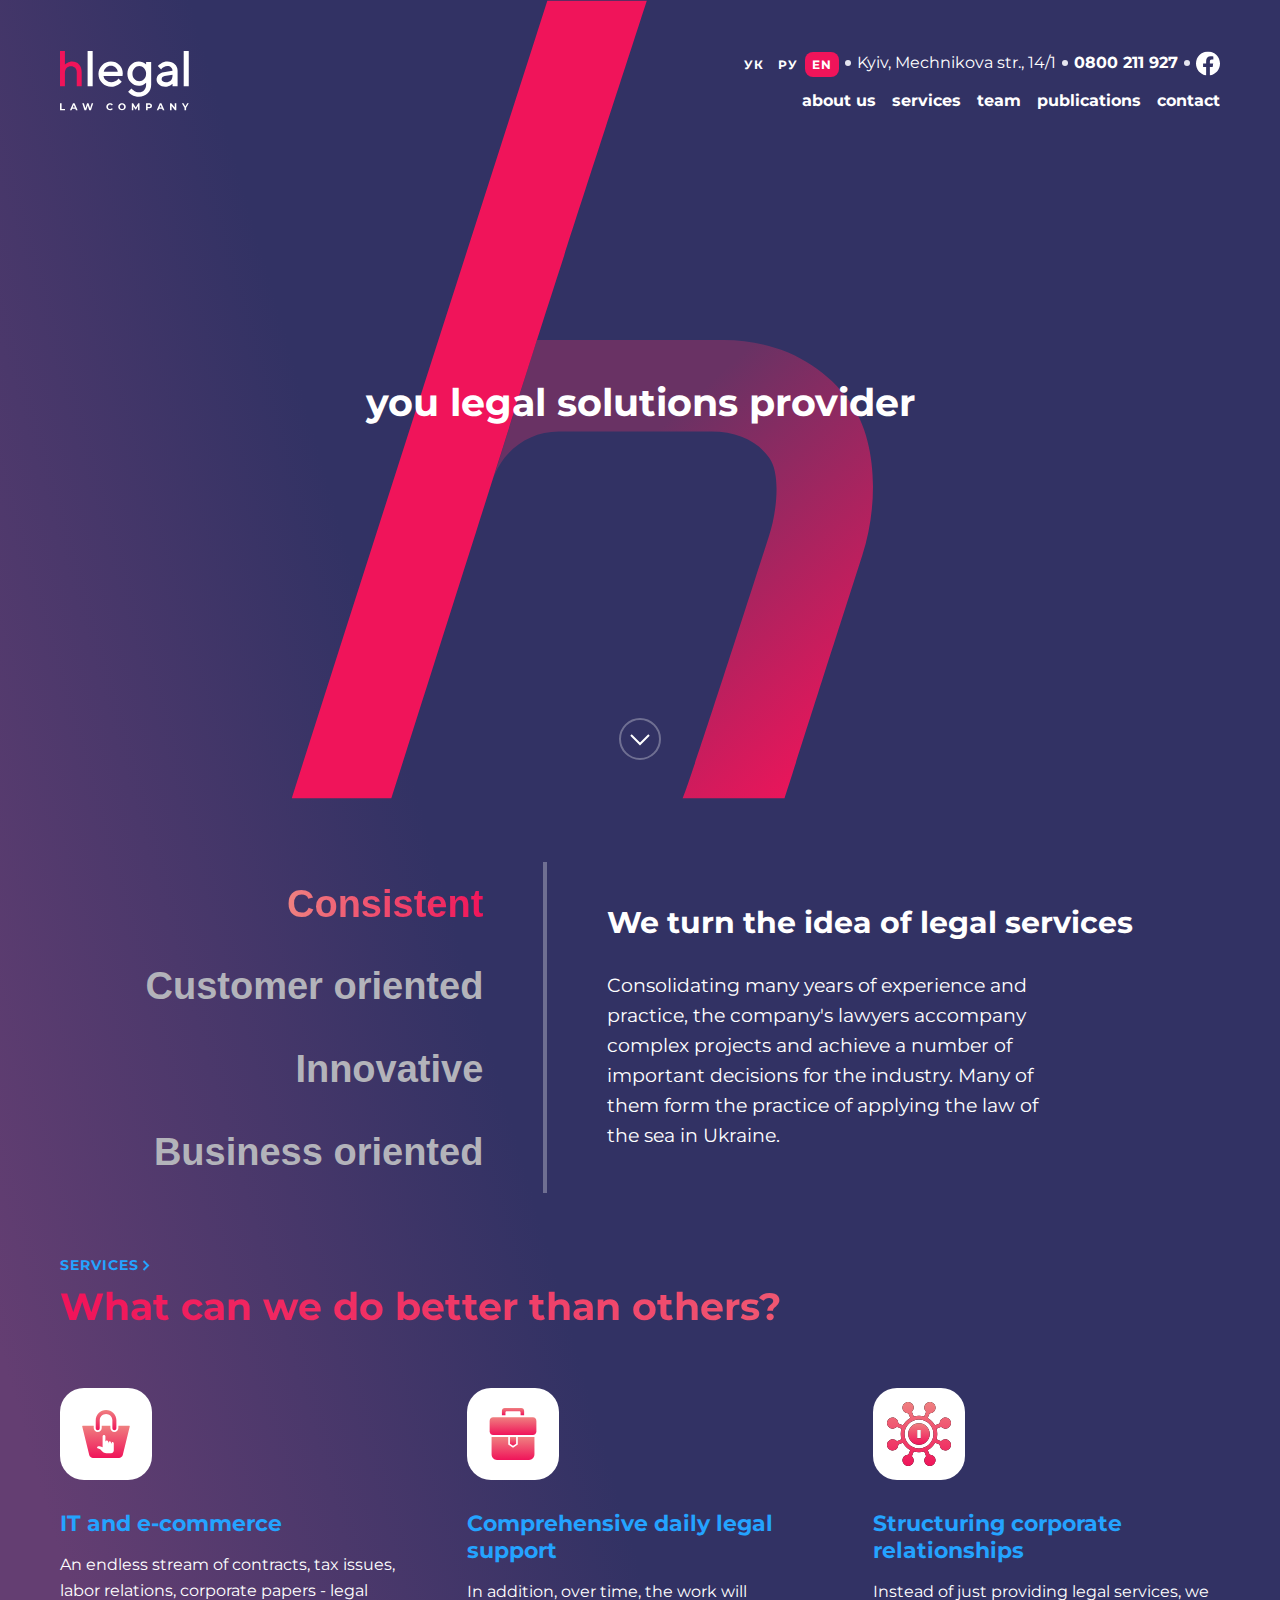
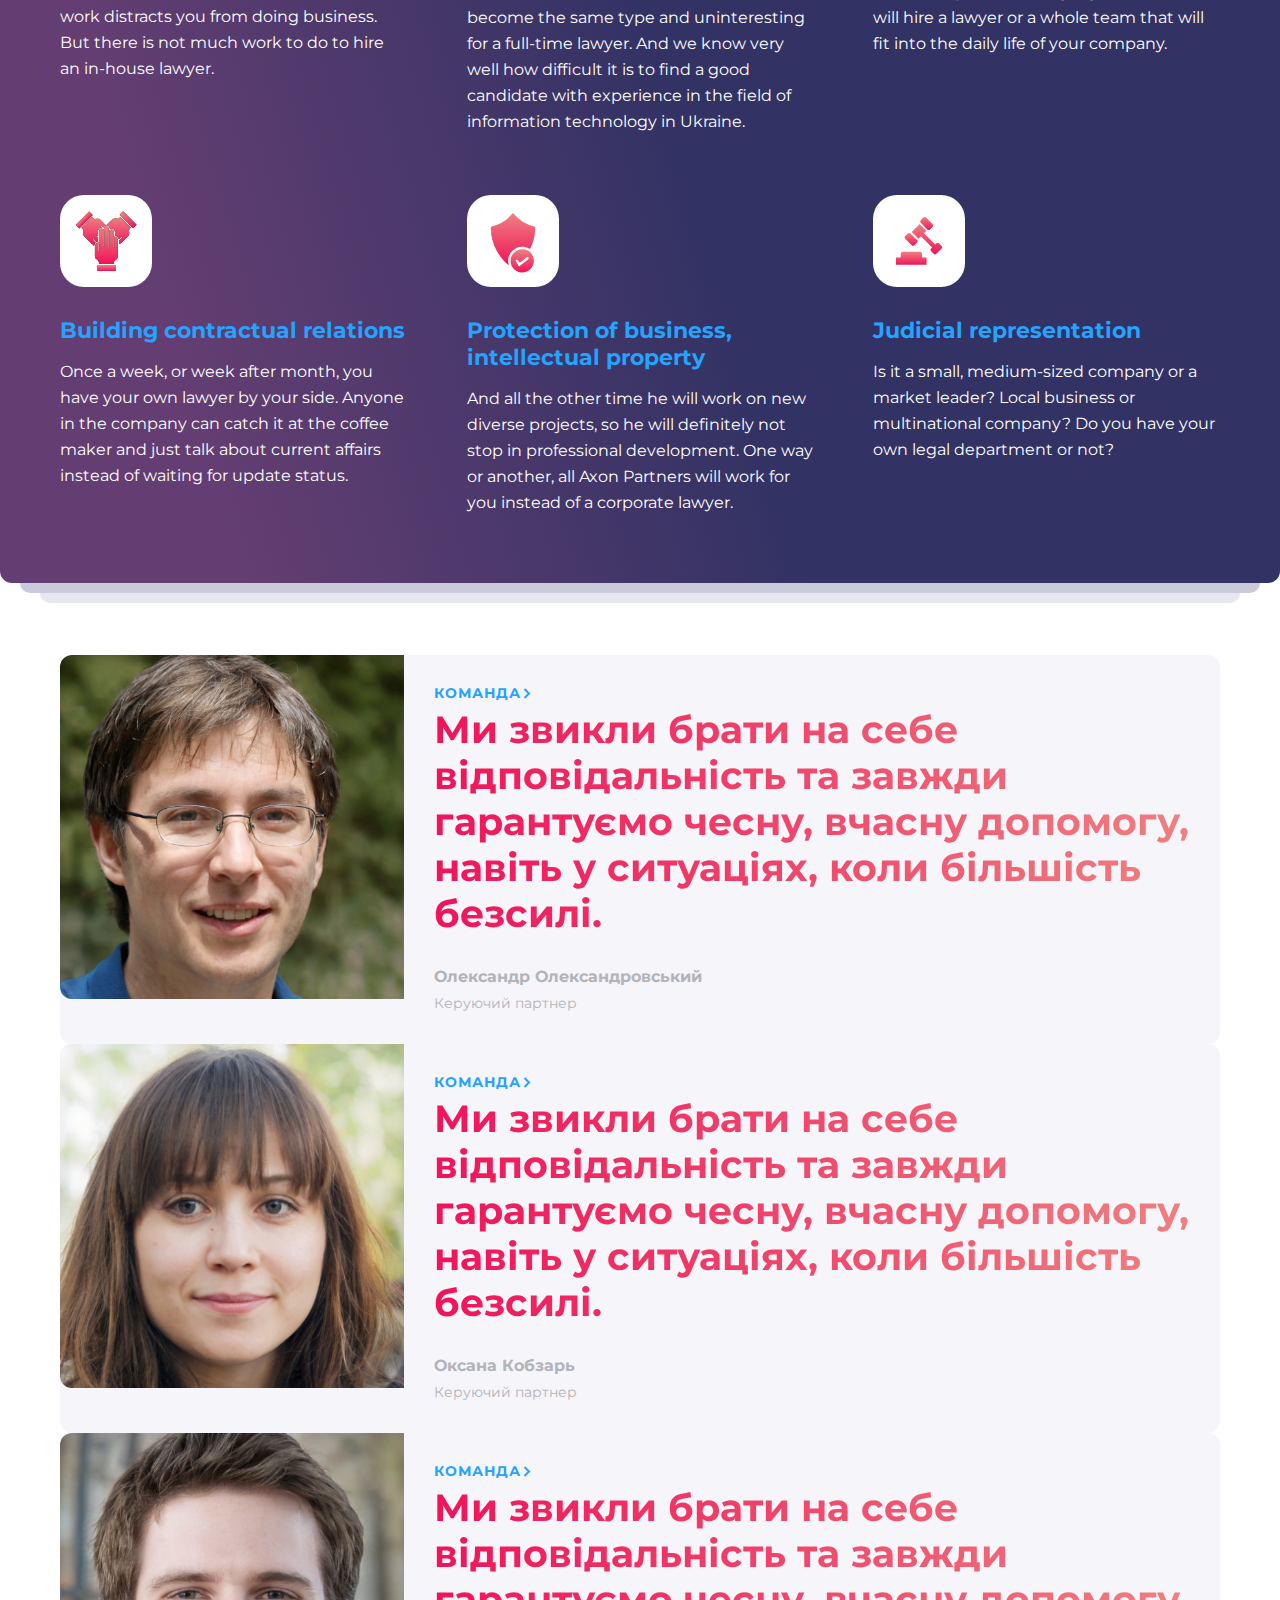
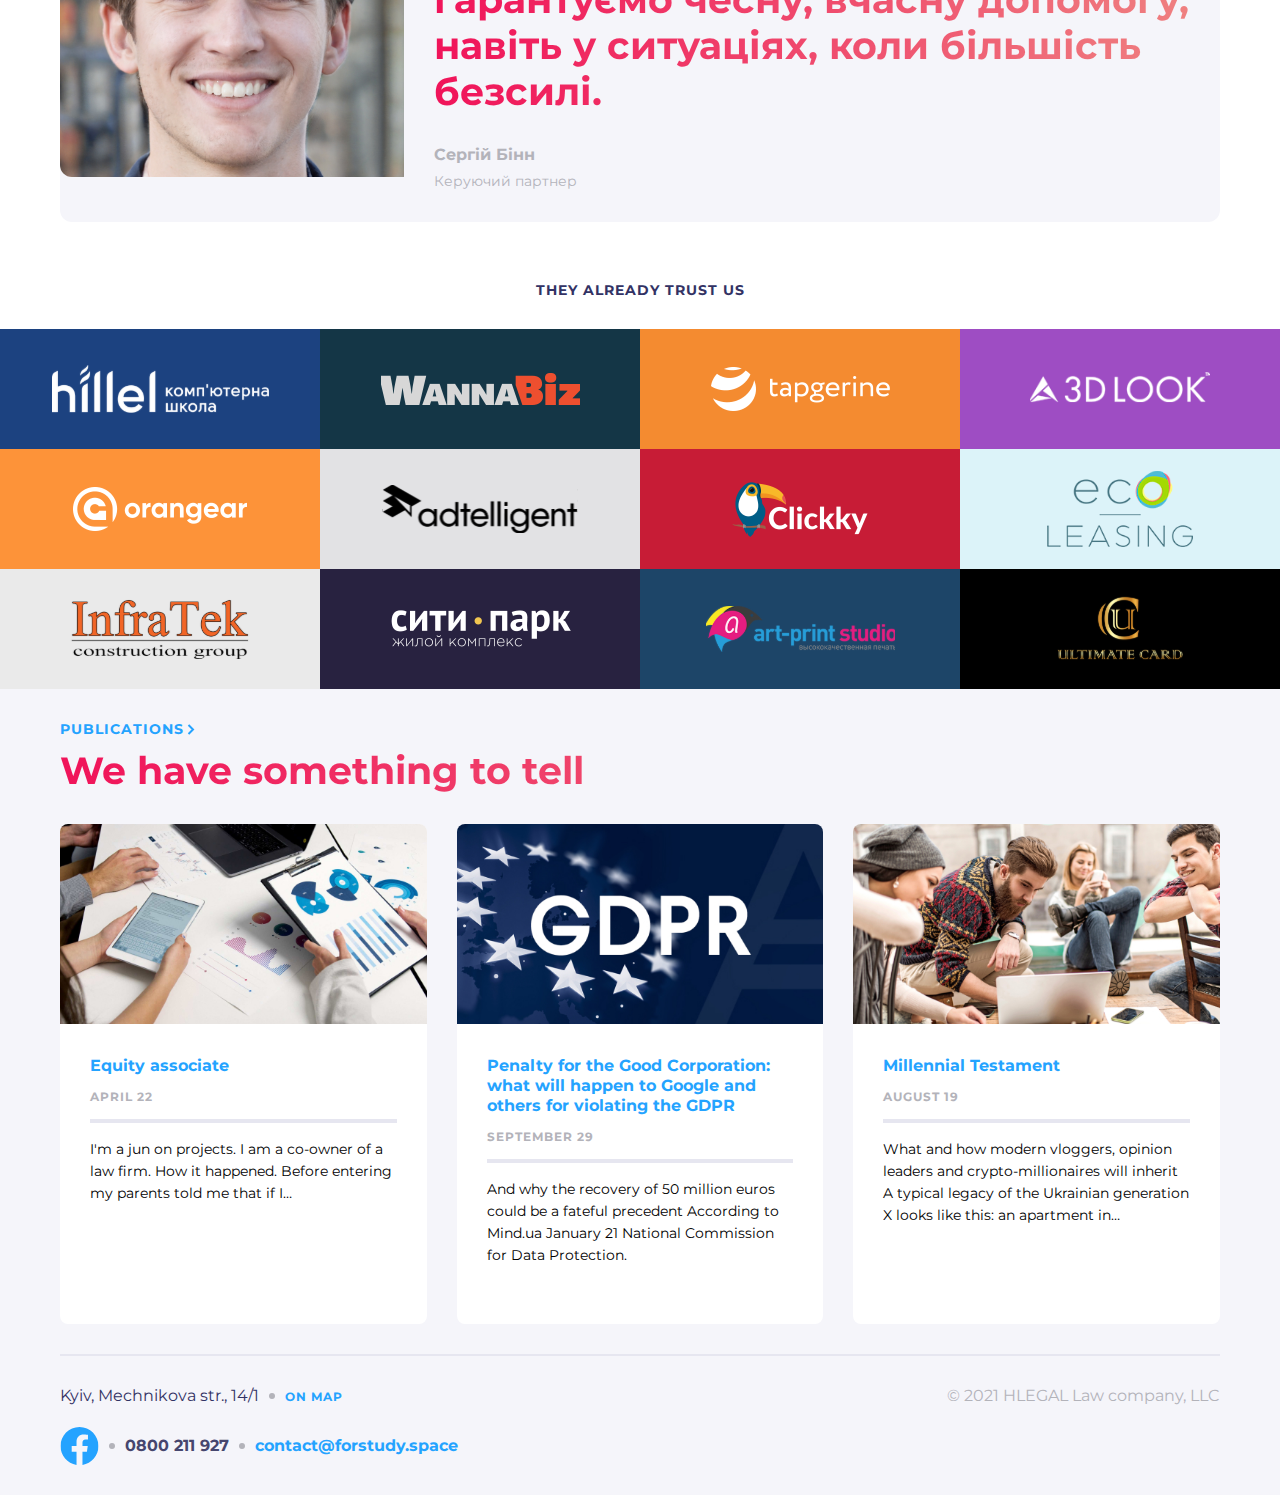
<file: app/index.html>
<!DOCTYPE html>
<html lang="en">

<head>
    <meta charset="UTF-8">
    <meta http-equiv="X-UA-Compatible" content="IE=edge">
    <meta name="viewport" content="width=device-width, initial-scale=1.0">
    <link rel="stylesheet" href="css/style.css">
    <link rel="preload" href="fonts/Montserrat-Regular.woff2" as="font" type="font/woff2" crossorigin="anonymous">
    <link rel="preload" href="fonts/Montserrat-Bold.woff2" as="font" type="font/woff2" crossorigin="anonymous">
    <link rel="icon" type="image/svg+xml" href="./img/logo-site.svg">
    <title>Hlegal LC</title>
</head>

<body class="body">
    <div class="background" role="main">
        <div class="popup-container">
            <div class="popup-content">
                <div class="popup-content__buttons">
                    <button class="popup-content__popup-reset-btn" type="button" id="resetBtn">Reset</button>
                    <button class="popup-content__popup-close-btn" id="closePopupBtn" type="button"
                        aria-label="close-button"><svg width="32" height="32" viewBox="0 0 32 32" fill="none"
                            xmlns="http://www.w3.org/2000/svg">
                            <path d="M7 7L25 25" stroke="#EC6F5D" stroke-width="2" />
                            <path d="M25 7L7 25" stroke="#EC6F5D" stroke-width="2" />
                        </svg>
                    </button>
                </div>
                <h2 class="popup-content__headline">We would like to help you</h2>
                <form class="popup-content__form" action="https://formspree.io/f/mvonedoy" method="post">
                    <label for="name"></label>
                    <input class="popup-content__name" type="text" id="name" name="name" placeholder="Name" required>
                    <label for="message"></label>
                    <textarea class="popup-content__message" id="message" name="message" rows="4" placeholder="Message"
                        required></textarea>
                    <p class="popup-content__paragraph">How to answer you?</p>
                    <label for="phone"></label>
                    <input class="popup-content__phone" type="tel" id="phone" name="phone" placeholder="Phone number"
                        required>
                    <label for="email"></label>
                    <input class="popup-content__email" type="email" id="email" name="email" placeholder="Email"
                        required>
                    <button class="popup-content__submit" type="submit">Send message</button>
                </form>
            </div>
        </div>
        <header class="header container">
            <div class="header-top">
                <ul class="lang">
                    <li><a class="js-lang-toggle" href="#">ук</a></li>
                    <li><a class="js-lang-toggle" href="#">ру</a></li>
                    <li><a class="js-lang-toggle active" href="#">en</a></li>
                </ul>
                <div class="header-top__adress visually-hidden"><a
                        href="https://www.google.com/maps/place/%D1%83%D0%BB.+%D0%9C%D0%B5%D1%87%D0%BD%D0%B8%D0%BA%D0%BE%D0%B2%D0%B0,+14%2F1,+%D0%9A%D0%B8%D0%B5%D0%B2,+%D0%A3%D0%BA%D1%80%D0%B0%D0%B8%D0%BD%D0%B0,+02000/@50.4367983,30.5278341,17z/data=!3m1!4b1!4m6!3m5!1s0x40d4cf07295b8e39:0x17b2112e2dc0e7a!8m2!3d50.436795!4d30.532705!16s%2Fg%2F11c5mrd800?entry=ttu">Kyiv,
                        Mechnikova str., 14/1</a></div>
                <a class="phone" href="tel:0800211927">0800 211 927</a>
                <a class="header-top__fb visually-hidden" aria-label="facebook-link" href="#"><svg width="24"
                        height="25" viewBox="0 0 24 25" fill="none" xmlns="http://www.w3.org/2000/svg">
                        <g clip-path="url(#clip0_35736_603)">
                            <path
                                d="M24 12.5733C24 5.90541 18.6274 0.5 12 0.5C5.37258 0.5 0 5.90541 0 12.5733C0 18.5995 4.38823 23.5943 10.125 24.5V16.0633H7.07813V12.5733H10.125V9.91343C10.125 6.88755 11.9165 5.21615 14.6576 5.21615C15.9705 5.21615 17.3438 5.45195 17.3438 5.45195V8.42313H15.8306C14.3399 8.42313 13.875 9.35379 13.875 10.3086V12.5733H17.2031L16.6711 16.0633H13.875V24.5C19.6118 23.5943 24 18.5995 24 12.5733Z"
                                fill="white" />
                        </g>
                        <defs>
                            <clipPath id="clip0_35736_603">
                                <rect width="24" height="24" fill="white" transform="translate(0 0.5)" />
                            </clipPath>
                        </defs>
                    </svg></a>
            </div>
            <div class="logo-box">
                <a class="logo-box__link" href="index.html">
                    <img src="./img/logo.svg" alt="site-logo">
                </a>
                <!-- <div class="breadcrumbs"></div> -->
            </div>
            <nav class="menu">
                <button class="menu__btn js-menu-btn" type="button" aria-label="menu-button"></button>
                <ul class="menu__list js-menu-list">
                    <li><a href="about.html">about us</a></li>
                    <li><a href="services.html">services</a></li>
                    <li><a href="team.html">team</a></li>
                    <li><a href="publications.html">publications</a></li>
                    <li><a href="#" id="openPopupLink">contact</a></li>
                </ul>
            </nav>
            <div class="hero">
                <h1 class="hero__text">you legal solutions provider</h1>
                <div class="hero__scroll">
                    <a class="hero__link" href="#footer" aria-label="scroll-down"><svg width="20" height="12"
                            viewBox="0 0 20 12" fill="none" xmlns="http://www.w3.org/2000/svg">
                            <path d="M1 1L10 10L19 1" stroke="white" stroke-width="2" />
                        </svg>
                    </a>
                </div>
            </div>
            <section class="experience">
                <h2 class="experience__hero visually-hidden">Headline</h2>
                <div class="experience__buttons">
                    <button class="experience__btn js-exp-btn active" type="button">Consistent</button>
                    <button class="experience__btn js-exp-btn" type="button">Customer oriented</button>
                    <button class="experience__btn js-exp-btn" type="button">Innovative</button>
                    <button class="experience__btn js-exp-btn" type="button">Business oriented</button>
                </div>
                <div class="experience__text">
                    <h3 class="experience__headline">We turn the idea of legal services</h3>
                    <p class="experience__paragraph">Consolidating many years of experience and practice, the company's
                        lawyers accompany complex projects and achieve a number of important decisions for the industry.
                        Many of them form the practice of applying the law of the sea in Ukraine.</p>
                </div>
            </section>
        </header>
        <main class="main container">
            <div class="main__head">
                <a class="main__link" href="services.html">services<svg width="12" height="13" viewBox="0 0 12 13"
                        fill="none" xmlns="http://www.w3.org/2000/svg">
                        <path d="M3.5 2L8 6.5L3.5 11" stroke="#24A3FF" stroke-width="2" />
                    </svg>
                </a>
                <h2 class="main__text">What can we do better than others?</h2>
            </div>
            <section class="main-list">
                <article class="main-list__item">
                    <div class="main-list__box">
                        <img class="main-list__box-img" src="./img/art-1.svg" alt="bag-with-hand">
                        <a class="main-list__box-link" href="">IT and e-commerce</a>
                        <p class="main-list__box-desc">An endless stream of contracts, tax issues, labor relations,
                            corporate papers - legal work distracts you from doing business. But there is not much work
                            to do to hire an in-house lawyer.</p>
                    </div>
                </article>
                <article class="main-list__item">
                    <div class="main-list__box">
                        <img class="main-list__box-img" src="./img/art-2.svg" alt="diplomat">
                        <a class="main-list__box-link" href="">Comprehensive daily
                            legal support</a>
                        <p class="main-list__box-desc">In addition, over time, the work will become the same type and
                            uninteresting for a full-time lawyer. And we know very well how difficult it is to find a
                            good candidate with experience in the field of information technology in Ukraine.</p>
                    </div>
                </article>
                <article class="main-list__item">
                    <div class="main-list__box">
                        <img class="main-list__box-img" src="./img/art-3.svg" alt="bio-virus">
                        <a class="main-list__box-link" href="">Structuring corporate relationships</a>
                        <p class="main-list__box-desc">Instead of just providing legal services, we will hire a lawyer
                            or a whole team that will fit into the daily life of your company.</p>
                    </div>
                </article>
                <article class="main-list__item">
                    <div class="main-list__box">
                        <img class="main-list__box-img" src="./img/art-4.svg" alt="three-hands">
                        <a class="main-list__box-link" href="">Building contractual relations</a>
                        <p class="main-list__box-desc">Once a week, or week after month, you have your own lawyer by
                            your side. Anyone in the company can catch it at the coffee maker and just talk about
                            current affairs instead of waiting for update status.</p>
                    </div>
                </article>
                <article class="main-list__item">
                    <div class="main-list__box">
                        <img class="main-list__box-img" src="./img/art-5.svg" alt="shield">
                        <a class="main-list__box-link" href="">Protection of business, intellectual property</a>
                        <p class="main-list__box-desc">And all the other time he will work on new diverse projects, so
                            he will definitely not stop in professional development. One way or another, all Axon
                            Partners will work for you instead of a corporate lawyer.</p>
                    </div>
                </article>
                <article class="main-list__item">
                    <div class="main-list__box">
                        <img class="main-list__box-img" src="./img/art-6.svg" alt="gavel">
                        <a class="main-list__box-link" href="">Judicial representation</a>
                        <p class="main-list__box-desc">Is it a small, medium-sized company or a market leader? Local
                            business or multinational company? Do you have your own legal department or not?</p>
                    </div>
                </article>
            </section>
        </main>
    </div>
    <section class="main container" role="main">
        <h2 class="slider-hero visually-hidden">Headline</h2>
        <article class="slider js-slider">
            <div class="slider__box">
                <img class="slider__box-img img-responsive" src="./img/team-1.jpg" alt="man-with-eyeglasses">
                <div class="slider__box-text">
                    <a class="slider__box-link" href="team.html">команда<svg width="12" height="13" viewBox="0 0 12 13"
                            fill="none" xmlns="http://www.w3.org/2000/svg">
                            <path d="M3.5 2L8 6.5L3.5 11" stroke="#24A3FF" stroke-width="2" />
                        </svg>
                    </a>
                    <h2 class="slider__box-headline">Ми звикли брати на себе відповідальність
                        та завжди гарантуємо
                        чесну,
                        вчасну допомогу, навіть у
                        ситуаціях, коли більшість безсилі.</h2>
                    <p class="slider__box-name">Олександр Олександровський</p>
                    <p class="slider__box-desc">Керуючий партнер</p>
                </div>
            </div>
            <div class="slider__box">
                <img class="slider__box-img img-responsive" src="./img/team-2.jpg" alt="simple-woman">
                <div class="slider__box-text">
                    <a class="slider__box-link" href="">команда<svg width="12" height="13" viewBox="0 0 12 13"
                            fill="none" xmlns="http://www.w3.org/2000/svg">
                            <path d="M3.5 2L8 6.5L3.5 11" stroke="#24A3FF" stroke-width="2" />
                        </svg>
                    </a>
                    <h2 class="slider__box-headline">Ми звикли брати на себе відповідальність
                        та завжди гарантуємо
                        чесну,
                        вчасну допомогу, навіть у
                        ситуаціях, коли більшість безсилі.</h2>
                    <p class="slider__box-name">Оксана Кобзарь</p>
                    <p class="slider__box-desc">Керуючий партнер</p>
                </div>
            </div>
            <div class="slider__box">
                <img class="slider__box-img img-responsive" src="./img/team-3.jpg" alt="smiling-man">
                <div class="slider__box-text">
                    <a class="slider__box-link" href="">команда<svg width="12" height="13" viewBox="0 0 12 13"
                            fill="none" xmlns="http://www.w3.org/2000/svg">
                            <path d="M3.5 2L8 6.5L3.5 11" stroke="#24A3FF" stroke-width="2" />
                        </svg>
                    </a>
                    <h2 class="slider__box-headline">Ми звикли брати на себе відповідальність
                        та завжди гарантуємо
                        чесну,
                        вчасну допомогу, навіть у
                        ситуаціях, коли більшість безсилі.</h2>
                    <p class="slider__box-name">Сергій Бінн</p>
                    <p class="slider__box-desc">Керуючий партнер</p>
                </div>
            </div>
        </article>
    </section>
    <section class="trust-list" role="main">
        <h2 class="trust-list__headline">They already trust us</h2>
        <div class="trust-list__grid">
            <div class="trust-list__item trust-list__item_01"></div>
            <div class="trust-list__item trust-list__item_02"></div>
            <div class="trust-list__item trust-list__item_03"></div>
            <div class="trust-list__item trust-list__item_04"></div>
            <div class="trust-list__item trust-list__item_05"></div>
            <div class="trust-list__item trust-list__item_06"></div>
            <div class="trust-list__item trust-list__item_07 visually-hidden"></div>
            <div class="trust-list__item trust-list__item_08 visually-hidden"></div>
            <div class="trust-list__item trust-list__item_09 visually-hidden"></div>
            <div class="trust-list__item trust-list__item_10 visually-hidden"></div>
            <div class="trust-list__item trust-list__item_11 visually-hidden"></div>
            <div class="trust-list__item trust-list__item_12 visually-hidden"></div>
        </div>
    </section>
    <div class="publ-bg" role="main">
        <section class="publications main container" role="main">
            <div class="publications__head">
                <a class="publications__link " href="publications.html">publications<svg width="12" height="13"
                        viewBox="0 0 12 13" fill="none" xmlns="http://www.w3.org/2000/svg">
                        <path d="M3.5 2L8 6.5L3.5 11" stroke="#24A3FF" stroke-width="2" />
                    </svg>
                </a>
                <h2 class="publications__hero">We have something to tell</h2>
            </div>
            <div class="publications__list ">
                <article class="publications__item">
                    <div class="publications__box">
                        <img class="publications__box-img img-responsive" src="./img/equity.jpg" alt="equity-tablets">
                        <div class="publications__box-text">
                            <a class="publications__box-link" href="">Equity associate</a>
                            <p class="publications__box-paragraph">April 22</p>
                            <p class="publications__box-desc">I'm a jun on projects. I am a co-owner of a law firm. How
                                it
                                happened. Before entering my parents told me that if I…</p>
                        </div>
                    </div>
                </article>
                <article class="publications__item">
                    <div class="publications__box">
                        <img class="publications__box-img img-responsive" src="./img/gdpr.jpg" alt="gpdr-firm">
                        <div class="publications__box-text">
                            <a class="publications__box-link" href="">Penalty for the Good Corporation: what will happen
                                to
                                Google and others for violating the GDPR</a>
                            <p class="publications__box-paragraph">September 29</p>
                            <p class="publications__box-desc">And why the recovery of 50 million euros could be a
                                fateful
                                precedent According to Mind.ua January 21 National Commission for Data Protection.</p>
                        </div>
                    </div>
                </article>
                <article class="publications__item">
                    <div class="publications__box">
                        <img class="publications__box-img img-responsive" src="./img/peoples.jpg" alt="many-peoples">
                        <div class="publications__box-text">
                            <a class="publications__box-link" href="">Millennial Testament</a>
                            <p class="publications__box-paragraph">August 19</p>
                            <p class="publications__box-desc">What and how modern vloggers, opinion leaders and
                                crypto-millionaires will inherit A typical legacy of the Ukrainian generation X looks
                                like
                                this: an apartment in…</p>
                        </div>
                    </div>
                </article>
            </div>
        </section>
        <footer class="footer container" id="footer">
            <div class="footer__text">
                <div class="footer__place">
                    <p class="footer__place-text">Kyiv, Mechnikova str., 14/1</p>
                    <a class="footer__place-link"
                        href="https://www.google.com/maps/place/%D1%83%D0%BB.+%D0%9C%D0%B5%D1%87%D0%BD%D0%B8%D0%BA%D0%BE%D0%B2%D0%B0,+14%2F1,+%D0%9A%D0%B8%D0%B5%D0%B2,+%D0%A3%D0%BA%D1%80%D0%B0%D0%B8%D0%BD%D0%B0,+02000/@50.4367983,30.5278341,17z/data=!3m1!4b1!4m6!3m5!1s0x40d4cf07295b8e39:0x17b2112e2dc0e7a!8m2!3d50.436795!4d30.532705!16s%2Fg%2F11c5mrd800?entry=ttu">On
                        map</a>
                </div>
                <div class="footer__contact">
                    <a class="footer__fb" aria-label="facebook-link" href=""><svg width="39" height="38"
                            viewBox="0 0 39 38" fill="none" xmlns="http://www.w3.org/2000/svg">
                            <g clip-path="url(#clip0_35855_3255)">
                                <path
                                    d="M38.5 19.1161C38.5 8.55857 29.9934 0 19.5 0C9.00658 0 0.5 8.55857 0.5 19.1161C0.5 28.6575 7.44803 36.5659 16.5312 38V24.6419H11.707V19.1161H16.5312V14.9046C16.5312 10.1136 19.3678 7.46723 23.7078 7.46723C25.7866 7.46723 27.9609 7.84059 27.9609 7.84059V12.545H25.5651C23.2048 12.545 22.4688 14.0185 22.4688 15.5302V19.1161H27.7383L26.8959 24.6419H22.4688V38C31.552 36.5659 38.5 28.6575 38.5 19.1161Z"
                                    fill="#24A3FF" />
                            </g>
                            <defs>
                                <clipPath id="clip0_35855_3255">
                                    <rect width="38" height="38" fill="white" transform="translate(0.5)" />
                                </clipPath>
                            </defs>
                        </svg>
                    </a>
                    <a class="footer__phone" href="tel:0800211927">0800 211 927</a>
                    <a class="footer__mail" href="mailto:contact@forstudy.space">contact@forstudy.space</a>
                </div>
                <div class="footer__policity-item">
                    <p class="footer__policity">© 2021 HLEGAL Law company, LLC</p>
                </div>
            </div>
        </footer>
    </div>
    <script src="https://code.jquery.com/jquery-3.7.0.min.js"
        integrity="sha256-2Pmvv0kuTBOenSvLm6bvfBSSHrUJ+3A7x6P5Ebd07/g=" crossorigin="anonymous"></script>
    <script src="./js/slick.js"></script>
    <script src="./js/script.js"></script>
</body>

</html>
</file>
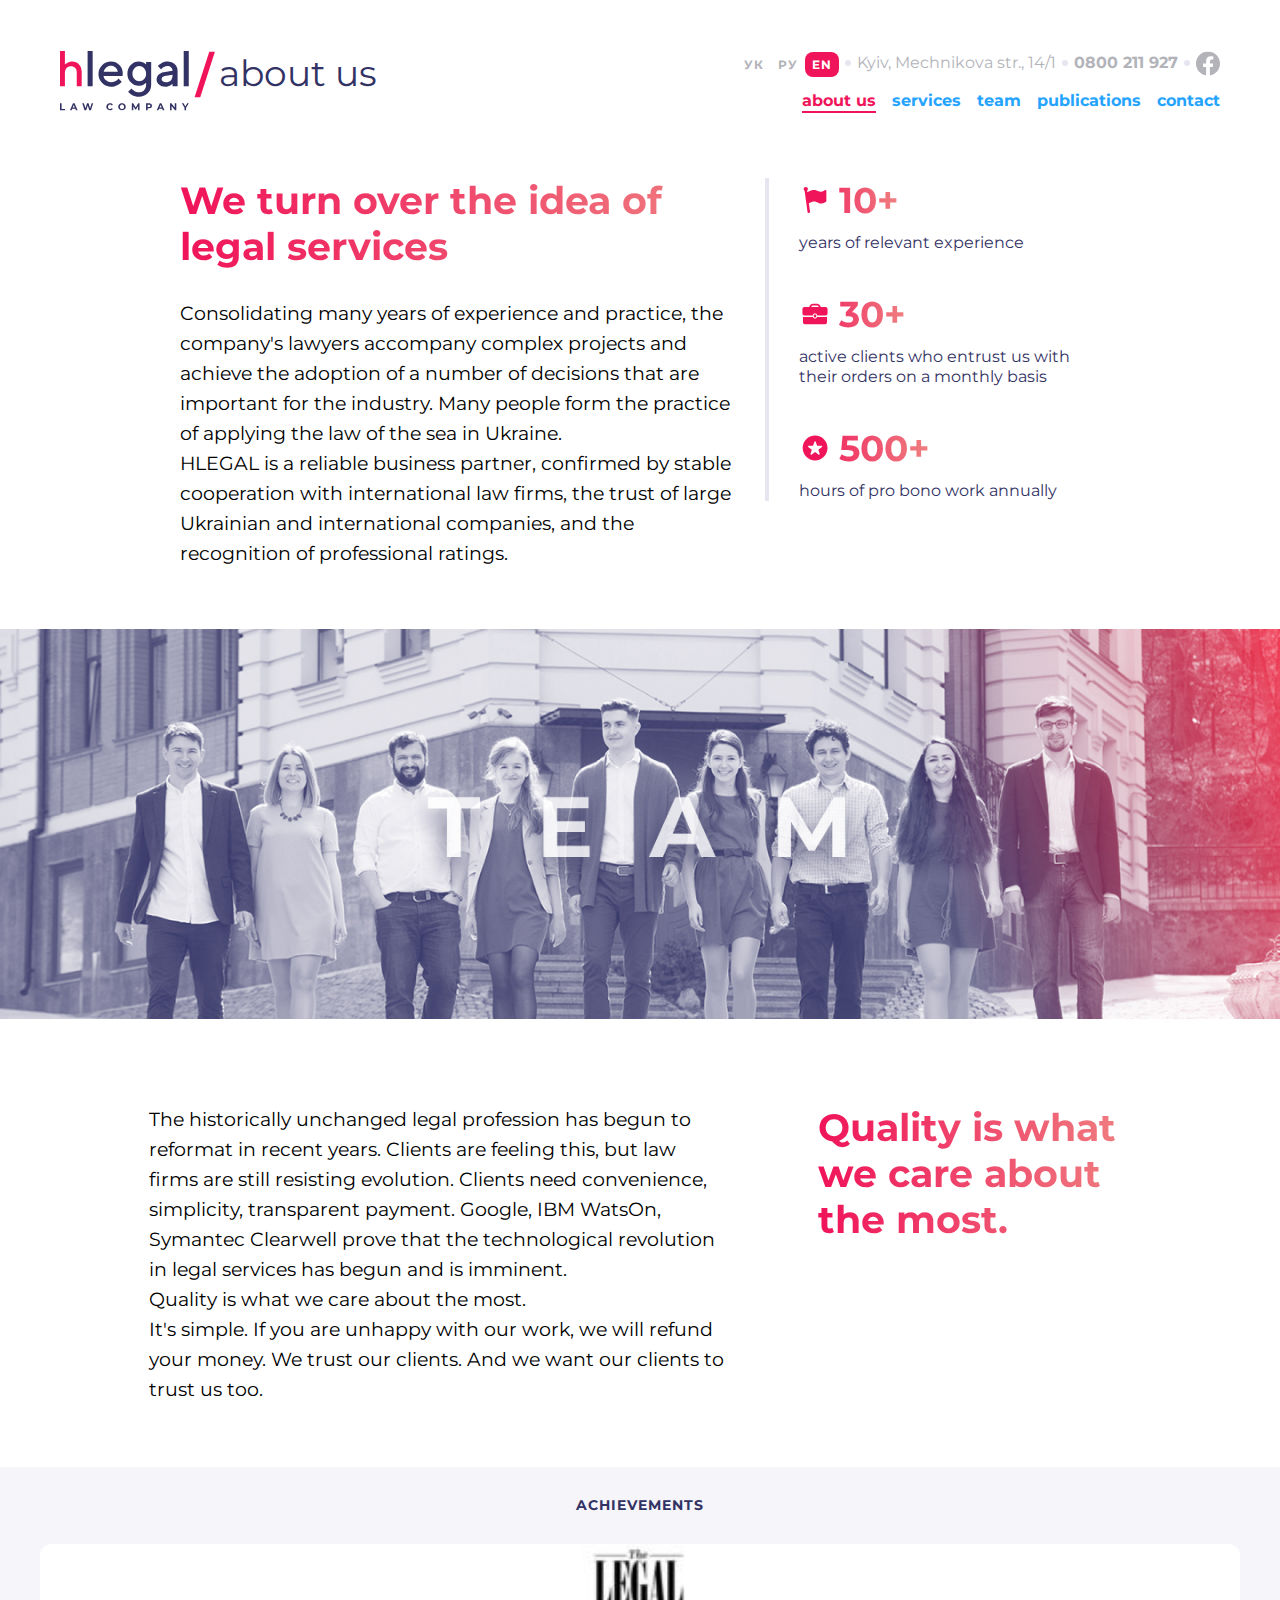
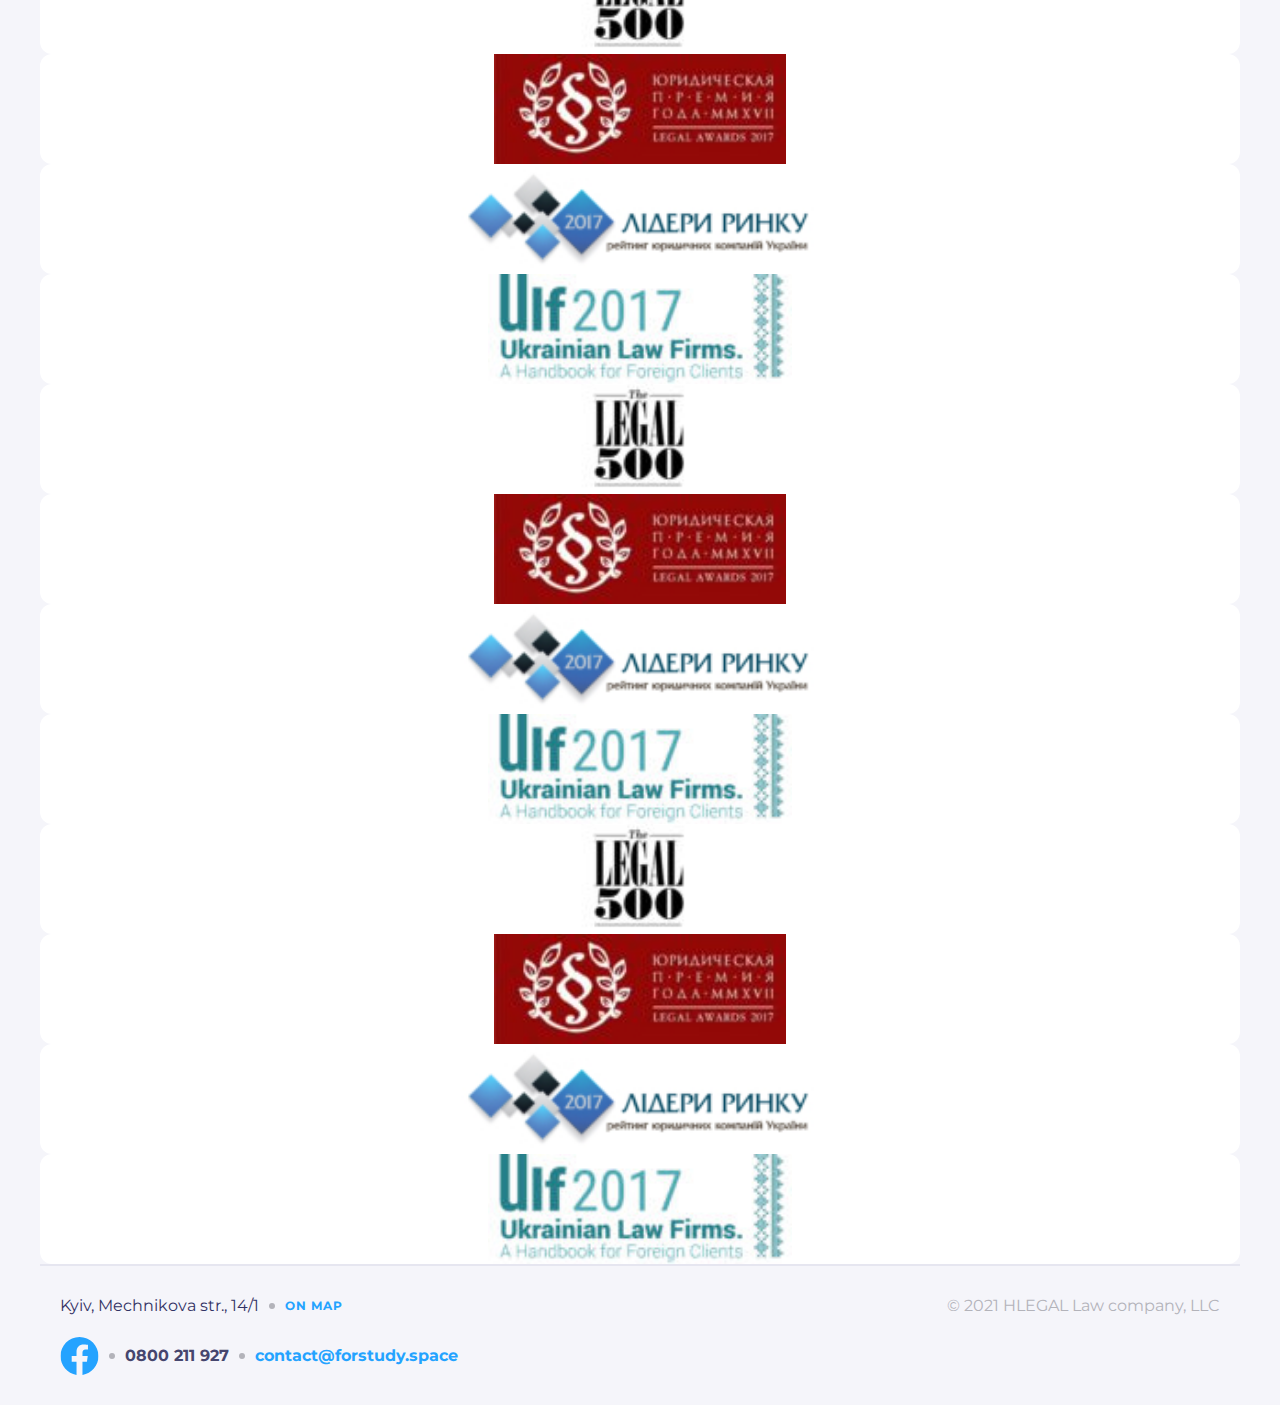
<file: app/about.html>
<!DOCTYPE html>
<html lang="en">

<head>
    <meta charset="UTF-8">
    <meta name="viewport" content="width=device-width, initial-scale=1.0">
    <link rel="stylesheet" href="css/style.css">
    <link rel="preload" href="fonts/Montserrat-Regular.woff2" as="font" type="font/woff2" crossorigin="anonymous">
    <link rel="preload" href="fonts/Montserrat-Bold.woff2" as="font" type="font/woff2" crossorigin="anonymous">
    <link rel="icon" type="image/svg+xml" href="./img/logo-site.svg">
    <title>About us | Hlegal LC</title>
</head>

<body class="body">
    <div class="popup-container">
        <div class="popup-content">
            <div class="popup-content__buttons">
                <button class="popup-content__popup-reset-btn" type="button" id="resetBtn">Reset</button>
                <button class="popup-content__popup-close-btn" id="closePopupBtn" type="button"
                    aria-label="close-button"><svg width="32" height="32" viewBox="0 0 32 32" fill="none"
                        xmlns="http://www.w3.org/2000/svg">
                        <path d="M7 7L25 25" stroke="#EC6F5D" stroke-width="2" />
                        <path d="M25 7L7 25" stroke="#EC6F5D" stroke-width="2" />
                    </svg>
                </button>
            </div>
            <h2 class="popup-content__headline">We would like to help you</h2>
            <form class="popup-content__form" action="https://formspree.io/f/mvonedoy" method="post">
                <label for="name"></label>
                <input class="popup-content__name" type="text" id="name" name="name" placeholder="Name" required>
                <label for="message"></label>
                <textarea class="popup-content__message" id="message" name="message" rows="4" placeholder="Message"
                    required></textarea>
                <p class="popup-content__paragraph">How to answer you?</p>
                <label for="phone"></label>
                <input class="popup-content__phone" type="tel" id="phone" name="phone" placeholder="Phone number"
                    required>
                <label for="email"></label>
                <input class="popup-content__email" type="email" id="email" name="email" placeholder="Email" required>
                <button class="popup-content__submit" type="submit">Send message</button>
            </form>
        </div>
    </div>
    <header class="header header--on-white container">
        <div class="header-top header-top--on-white">
            <ul class="lang lang--on-white">
                <li><a class="js-lang-toggle" href="#">ук</a></li>
                <li><a class="js-lang-toggle" href="#">ру</a></li>
                <li><a class="js-lang-toggle active" href="#">en</a></li>
            </ul>
            <div class="header-top__adress header-top__adress--on-white visually-hidden"><a
                    href="https://www.google.com/maps/place/%D1%83%D0%BB.+%D0%9C%D0%B5%D1%87%D0%BD%D0%B8%D0%BA%D0%BE%D0%B2%D0%B0,+14%2F1,+%D0%9A%D0%B8%D0%B5%D0%B2,+%D0%A3%D0%BA%D1%80%D0%B0%D0%B8%D0%BD%D0%B0,+02000/@50.4367983,30.5278341,17z/data=!3m1!4b1!4m6!3m5!1s0x40d4cf07295b8e39:0x17b2112e2dc0e7a!8m2!3d50.436795!4d30.532705!16s%2Fg%2F11c5mrd800?entry=ttu">Kyiv,
                    Mechnikova str., 14/1</a></div>
            <a class="phone phone--on-white" href="tel:0800211927">0800 211 927</a>
            <a class="header-top__fb header-top__fb--on-white visually-hidden" href="#"><svg width="24" height="25"
                    viewBox="0 0 24 25" fill="none" xmlns="http://www.w3.org/2000/svg">
                    <g clip-path="url(#clip0_35736_603)">
                        <path
                            d="M24 12.5733C24 5.90541 18.6274 0.5 12 0.5C5.37258 0.5 0 5.90541 0 12.5733C0 18.5995 4.38823 23.5943 10.125 24.5V16.0633H7.07813V12.5733H10.125V9.91343C10.125 6.88755 11.9165 5.21615 14.6576 5.21615C15.9705 5.21615 17.3438 5.45195 17.3438 5.45195V8.42313H15.8306C14.3399 8.42313 13.875 9.35379 13.875 10.3086V12.5733H17.2031L16.6711 16.0633H13.875V24.5C19.6118 23.5943 24 18.5995 24 12.5733Z"
                            fill="white" />
                    </g>
                    <defs>
                        <clipPath id="clip0_35736_603">
                            <rect width="24" height="24" fill="white" transform="translate(0 0.5)" />
                        </clipPath>
                    </defs>
                </svg></a>
        </div>
        <div class="logo-box">
            <a class="logo-box__link" href="index.html">
                <img src="./img/dark-logo.svg" alt="site-logo">
            </a>
            <div class="breadcrumbs"><svg class="breadcrumbs__svg" width="12" height="26" viewBox="0 0 12 26"
                    fill="none" xmlns="http://www.w3.org/2000/svg">
                    <path fill-rule="evenodd" clip-rule="evenodd" d="M8.72827 0H11.9505L3.55574 26H0.333496L8.72827 0Z"
                        fill="#F0145A" />
                </svg>
                about us</div>
        </div>
        <nav class="menu">
            <button class="menu__btn menu__btn--on-white js-menu-btn" type="button"></button>
            <ul class="menu__list menu__list--on-white js-menu-list">
                <li><a class="active" href="about.html">about us</a></li>
                <li><a href="services.html">services</a></li>
                <li><a href="team.html">team</a></li>
                <li><a href="publications.html">publications</a></li>
                <li><a href="#" id="openPopupLink">contact</a></li>
            </ul>
        </nav>
    </header>
    <main class="main container">
        <section class="about-head">
            <div class="about-head__text">
                <h1 class="about-head__hero">We turn over the idea of legal services</h1>
                <p class="about-head__desc">Consolidating many years of experience and practice, the company's lawyers
                    accompany complex projects and achieve the adoption of a number of decisions that are important for
                    the industry. Many people form the practice of applying the law of the sea in Ukraine.
                    <br> HLEGAL is a reliable business partner, confirmed by stable cooperation with international law
                    firms,
                    the trust of large Ukrainian and international companies, and the recognition of professional
                    ratings.
                </p>
            </div>
            <div class="about-head__stats">
                <div class="about-head__stats-item">
                    <p class="about-head__stats-firstline"><svg width="32" height="32" viewBox="0 0 32 32" fill="none"
                            xmlns="http://www.w3.org/2000/svg">
                            <path
                                d="M27.1135 6.3054C26.9445 6.1374 26.7455 6.0529 26.5155 6.0529C26.401 6.0529 26.1595 6.1469 25.7925 6.3324C25.425 6.5184 25.035 6.7254 24.6245 6.9564C24.213 7.1859 23.726 7.3939 23.164 7.5799C22.6025 7.7654 22.0825 7.8594 21.604 7.8594C21.162 7.8594 20.772 7.7754 20.436 7.6069C19.3215 7.0849 18.352 6.6954 17.529 6.4384C16.706 6.1819 15.821 6.0529 14.8735 6.0529C13.2375 6.0529 11.374 6.5849 9.285 7.6469C8.854 7.8619 8.545 8.0284 8.345 8.1504L8.1465 6.6949C8.595 6.3054 8.8845 5.7379 8.8845 5.0974C8.8845 3.9239 7.9335 2.9729 6.76 2.9729C5.5865 2.9729 4.6355 3.9239 4.6355 5.0974C4.6355 5.8629 5.0445 6.5284 5.6515 6.9024L8.5215 27.9474C8.607 28.5739 9.143 29.0284 9.7585 29.0284C9.8145 29.0284 9.8715 29.0249 9.929 29.0174C10.613 28.9234 11.092 28.2939 10.9985 27.6099L9.845 19.1514C11.938 18.1129 13.7485 17.5894 15.2715 17.5894C15.918 17.5894 16.5485 17.6859 17.163 17.8809C17.778 18.0764 18.2895 18.2884 18.6965 18.5179C19.1035 18.7479 19.584 18.9609 20.1365 19.1549C20.69 19.3499 21.2365 19.4474 21.776 19.4474C23.139 19.4474 24.7715 18.9339 26.674 17.9074C26.913 17.7834 27.088 17.6614 27.1985 17.5419C27.309 17.4224 27.3645 17.2524 27.3645 17.0314V6.9029C27.3645 6.6734 27.281 6.4739 27.1135 6.3054Z"
                                fill="#F0145A" />
                        </svg>10+
                    </p>
                    <p class="about-head__stats-secondline">years of relevant experience</p>
                </div>
                <div class="about-head__stats-item">
                    <p class="about-head__stats-firstline"><svg width="32" height="32" viewBox="0 0 32 32" fill="none"
                            xmlns="http://www.w3.org/2000/svg">
                            <path
                                d="M17.232 18.332V17.774C17.232 17.0935 16.6805 16.542 16.0005 16.542C15.32 16.542 14.7685 17.0935 14.7685 17.774V18.332C14.7685 19.0125 15.32 19.564 16.0005 19.564C16.68 19.564 17.232 19.0125 17.232 18.332Z"
                                fill="#F0145A" />
                            <path
                                d="M18.077 19.0136C17.804 19.9071 16.9815 20.5631 16.0005 20.5631C15.019 20.5631 14.1965 19.9071 13.9235 19.0136H5.43904C4.90354 19.0136 4.39754 18.8891 3.94354 18.6731V24.3066C3.94354 25.4066 4.84354 26.3066 5.94354 26.3066H26.0565C27.1565 26.3066 28.0565 25.4066 28.0565 24.3066V18.6736C27.602 18.8896 27.0965 19.0141 26.561 19.0141H18.077V19.0136Z"
                                fill="#F0145A" />
                            <path
                                d="M26.4775 8.8976H21.677C21.387 7.0846 19.8165 5.6936 17.923 5.6936H14.0765C12.183 5.6936 10.613 7.0846 10.3225 8.8976H5.52253C4.37653 8.8976 3.43903 9.7976 3.43903 10.8976V15.5141C3.43903 16.6186 4.33453 17.5141 5.43903 17.5141H13.829C13.8575 16.9386 14.1045 16.4216 14.495 16.0476C14.507 16.0361 14.521 16.0271 14.5335 16.0161C14.62 15.9366 14.71 15.8616 14.8085 15.7966C14.8435 15.7731 14.8835 15.7571 14.92 15.7361C15.001 15.6896 15.081 15.6411 15.1685 15.6051C15.237 15.5766 15.311 15.5601 15.383 15.5386C15.445 15.5201 15.504 15.4956 15.5685 15.4826C15.708 15.4541 15.8525 15.4391 16 15.4391C16.148 15.4391 16.292 15.4546 16.4315 15.4826C16.4955 15.4956 16.5545 15.5201 16.6165 15.5386C16.6885 15.5601 16.7625 15.5766 16.831 15.6056C16.918 15.6416 16.9975 15.6896 17.0785 15.7361C17.1155 15.7576 17.1555 15.7736 17.191 15.7971C17.2895 15.8616 17.379 15.9366 17.4655 16.0161C17.478 16.0276 17.4925 16.0366 17.5045 16.0486C17.8955 16.4226 18.142 16.9396 18.1705 17.5151H26.5605C27.665 17.5151 28.5605 16.6196 28.5605 15.5151V10.8986C28.561 9.7976 27.6235 8.8976 26.4775 8.8976ZM12.248 8.8976C12.503 8.1271 13.2215 7.5656 14.0765 7.5656H17.923C18.778 7.5656 19.4965 8.1271 19.7515 8.8976H12.248Z"
                                fill="#F0145A" />
                        </svg>
                        30+
                    </p>
                    <p class="about-head__stats-secondline">active clients who entrust us with their orders on a monthly
                        basis</p>
                </div>
                <div class="about-head__stats-item">
                    <p class="about-head__stats-firstline"><svg width="32" height="32" viewBox="0 0 32 32" fill="none"
                            xmlns="http://www.w3.org/2000/svg">
                            <path
                                d="M16.097 3.55298C9.25252 3.55298 3.68402 9.12148 3.68402 15.966C3.68402 22.811 9.25252 28.38 16.097 28.38C22.9415 28.38 28.51 22.811 28.51 15.966C28.5105 9.12148 22.942 3.55298 16.097 3.55298ZM22.9555 15.0585V15.059L19.362 17.659L20.746 21.889C20.768 21.955 20.7795 22.0255 20.7795 22.0975C20.7795 22.467 20.4805 22.767 20.111 22.767C19.964 22.767 19.829 22.72 19.719 22.6405L16.0975 20.021L12.476 22.6405C12.366 22.72 12.231 22.767 12.0845 22.767C11.7145 22.767 11.415 22.4675 11.415 22.0975C11.415 22.025 11.427 21.955 11.449 21.889L12.8335 17.659L9.24002 15.059V15.0585C9.07202 14.9375 8.96302 14.74 8.96302 14.517C8.96302 14.1475 9.26202 13.8485 9.63202 13.8485H14.0805L15.458 9.63798C15.542 9.36448 15.7965 9.16548 16.098 9.16548C16.399 9.16548 16.654 9.36448 16.7375 9.63798L18.115 13.8485H22.5635C22.933 13.8485 23.2325 14.1475 23.2325 14.517C23.232 14.74 23.123 14.9375 22.9555 15.0585Z"
                                fill="#F0145A" />
                        </svg>500+
                    </p>
                    <p class="about-head__stats-secondline">hours of pro bono work annually</p>
                </div>
            </div>
        </section>
    </main>
    <section class="team-picture" role="main">
        <picture>
            <source media="(min-width: 1440px)" srcset="./img/team-desktop-max.jpg">
            <source media="(min-width: 1024px)" srcset="./img/team-desktop.jpg">
            <source media="(min-width: 768px)" srcset="./img/team-tablet.jpg">
            <img class="img-responsive" src="./img/team.jpg" alt="work-team">
        </picture>
    </section>
    <section class="description main container" role="main">
        <p class="description__info">The historically unchanged legal profession has begun to reformat in recent years.
            Clients are feeling this, but law firms are still resisting evolution. Clients need convenience, simplicity,
            transparent payment. Google, IBM WatsOn, Symantec Clearwell prove that the technological revolution in legal
            services has begun and is imminent. <br>
            Quality is what we care about the most. <br>
            It's simple. If you are unhappy with our work, we will refund your money. We trust our clients. And we want
            our clients to trust us too.</p>
        <h2 class="description__headline">Quality is what we care about the most.</h2>
    </section>
    <div class="publ-bg" role="main">
        <section class=" main container">
            <h2 class="main__slider-hero">achievements</h2>
            <article class="slider-about js-slider-about">
                <div class="slider-about__box"><img class="img-responsive" src="./img/achievment-1.jpg"
                        alt="achievment-legal-500">
                </div>
                <div class="slider-about__box"><img class="img-responsive" src="./img/achievment-2.jpg"
                        alt="achievment-legal-awards">
                </div>
                <div class="slider-about__box"><img class="img-responsive" src="./img/achievment-3.jpg"
                        alt="achievment-market-leader-2017">
                </div>
                <div class="slider-about__box"><img class="img-responsive" src="./img/achievment-4.jpg"
                        alt="achievment-ulf-2017">
                </div>
                <div class="slider-about__box"><img class="img-responsive" src="./img/achievment-1.jpg"
                        alt="achievment-legal-500">
                </div>
                <div class="slider-about__box"><img class="img-responsive" src="./img/achievment-2.jpg"
                        alt="achievment-legal-awards">
                </div>
                <div class="slider-about__box"><img class="img-responsive" src="./img/achievment-3.jpg"
                        alt="achievment-market-leader-2017">
                </div>
                <div class="slider-about__box"><img class="img-responsive" src="./img/achievment-4.jpg"
                        alt="achievment-ulf-2017">
                </div>
                <div class="slider-about__box"><img class="img-responsive" src="./img/achievment-1.jpg"
                        alt="achievment-legal-500">
                </div>
                <div class="slider-about__box"><img class="img-responsive" src="./img/achievment-2.jpg"
                        alt="achievment-legal-awards">
                </div>
                <div class="slider-about__box"><img class="img-responsive" src="./img/achievment-3.jpg"
                        alt="achievment-market-leader-2017">
                </div>
                <div class="slider-about__box"><img class="img-responsive" src="./img/achievment-4.jpg"
                        alt="achievment-ulf-2017">
                </div>
            </article>
        </section>
        <footer class="footer container" id="footer">
            <div class="footer__text">
                <div class="footer__place">
                    <p class="footer__place-text">Kyiv, Mechnikova str., 14/1</p>
                    <a class="footer__place-link"
                        href="https://www.google.com/maps/place/%D1%83%D0%BB.+%D0%9C%D0%B5%D1%87%D0%BD%D0%B8%D0%BA%D0%BE%D0%B2%D0%B0,+14%2F1,+%D0%9A%D0%B8%D0%B5%D0%B2,+%D0%A3%D0%BA%D1%80%D0%B0%D0%B8%D0%BD%D0%B0,+02000/@50.4367983,30.5278341,17z/data=!3m1!4b1!4m6!3m5!1s0x40d4cf07295b8e39:0x17b2112e2dc0e7a!8m2!3d50.436795!4d30.532705!16s%2Fg%2F11c5mrd800?entry=ttu">On
                        map</a>
                </div>
                <div class="footer__contact">
                    <a class="footer__fb" aria-label="facebook-link" href="#"><svg width="39" height="38"
                            viewBox="0 0 39 38" fill="none" xmlns="http://www.w3.org/2000/svg">
                            <g clip-path="url(#clip0_35855_3255)">
                                <path
                                    d="M38.5 19.1161C38.5 8.55857 29.9934 0 19.5 0C9.00658 0 0.5 8.55857 0.5 19.1161C0.5 28.6575 7.44803 36.5659 16.5312 38V24.6419H11.707V19.1161H16.5312V14.9046C16.5312 10.1136 19.3678 7.46723 23.7078 7.46723C25.7866 7.46723 27.9609 7.84059 27.9609 7.84059V12.545H25.5651C23.2048 12.545 22.4688 14.0185 22.4688 15.5302V19.1161H27.7383L26.8959 24.6419H22.4688V38C31.552 36.5659 38.5 28.6575 38.5 19.1161Z"
                                    fill="#24A3FF" />
                            </g>
                            <defs>
                                <clipPath id="clip0_35855_3255">
                                    <rect width="38" height="38" fill="white" transform="translate(0.5)" />
                                </clipPath>
                            </defs>
                        </svg>
                    </a>
                    <a class="footer__phone" href="tel:0800211927">0800 211 927</a>
                    <a class="footer__mail" href="mailto:contact@forstudy.space">contact@forstudy.space</a>
                </div>
                <div class="footer__policity-item">
                    <p class="footer__policity">© 2021 HLEGAL Law company, LLC</p>
                </div>
            </div>
        </footer>
    </div>
    <script src="https://code.jquery.com/jquery-3.7.0.min.js"
        integrity="sha256-2Pmvv0kuTBOenSvLm6bvfBSSHrUJ+3A7x6P5Ebd07/g=" crossorigin="anonymous"></script>
    <script src="./js/slick.js"></script>
    <script src="./js/script.js"></script>
</body>

</html>
</file>
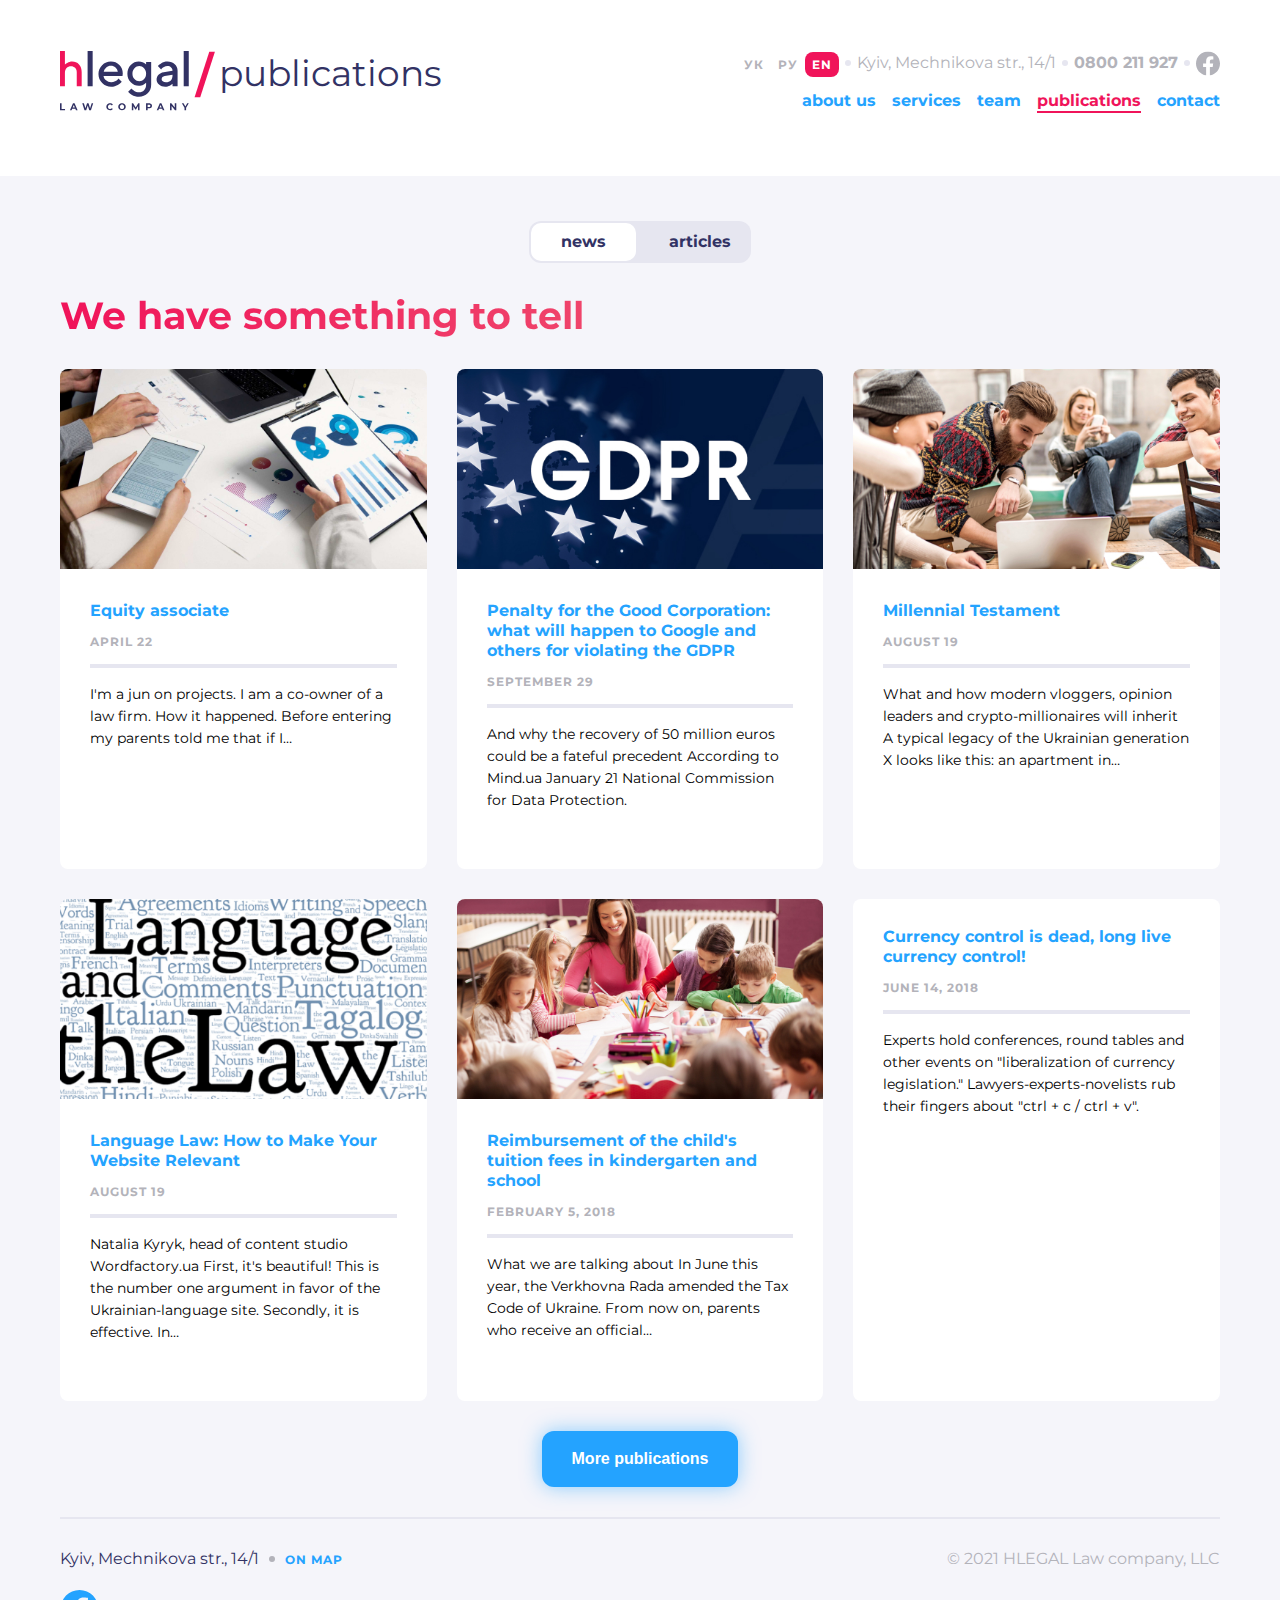
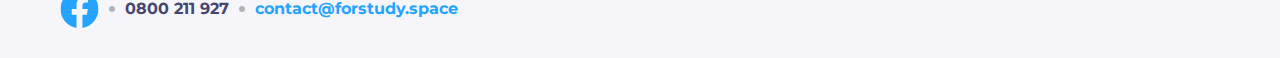
<file: app/publications.html>
<!DOCTYPE html>
<html lang="en">

<head>
    <meta charset="UTF-8">
    <meta name="viewport" content="width=device-width, initial-scale=1.0">
    <link rel="stylesheet" href="css/style.css">
    <link rel="preload" href="fonts/Montserrat-Regular.woff2" as="font" type="font/woff2" crossorigin="anonymous">
    <link rel="preload" href="fonts/Montserrat-Bold.woff2" as="font" type="font/woff2" crossorigin="anonymous">
    <link rel="icon" type="image/svg+xml" href="./img/logo-site.svg">
    <title>Publications | Hlegal LC</title>
</head>

<body class="body">
    <div class="popup-container">
        <div class="popup-content">
            <div class="popup-content__buttons">
                <button class="popup-content__popup-reset-btn" type="button" id="resetBtn">Reset</button>
                <button class="popup-content__popup-close-btn" id="closePopupBtn" type="button"
                    aria-label="close-button"><svg width="32" height="32" viewBox="0 0 32 32" fill="none"
                        xmlns="http://www.w3.org/2000/svg">
                        <path d="M7 7L25 25" stroke="#EC6F5D" stroke-width="2" />
                        <path d="M25 7L7 25" stroke="#EC6F5D" stroke-width="2" />
                    </svg>
                </button>
            </div>
            <h2 class="popup-content__headline">We would like to help you</h2>
            <form class="popup-content__form" action="https://formspree.io/f/mvonedoy" method="post">
                <label for="name"></label>
                <input class="popup-content__name" type="text" id="name" name="name" placeholder="Name" required>
                <label for="message"></label>
                <textarea class="popup-content__message" id="message" name="message" rows="4" placeholder="Message"
                    required></textarea>
                <p class="popup-content__paragraph">How to answer you?</p>
                <label for="phone"></label>
                <input class="popup-content__phone" type="tel" id="phone" name="phone" placeholder="Phone number"
                    required>
                <label for="email"></label>
                <input class="popup-content__email" type="email" id="email" name="email" placeholder="Email" required>
                <button class="popup-content__submit" type="submit">Send message</button>
            </form>
        </div>
    </div>
    <header class="header header--on-white container">
        <div class="header-top header-top--on-white">
            <ul class="lang lang--on-white">
                <li><a class="js-lang-toggle" href="#">ук</a></li>
                <li><a class="js-lang-toggle" href="#">ру</a></li>
                <li><a class="js-lang-toggle active" href="#">en</a></li>
            </ul>
            <div class="header-top__adress header-top__adress--on-white visually-hidden"><a
                    href="https://www.google.com/maps/place/%D1%83%D0%BB.+%D0%9C%D0%B5%D1%87%D0%BD%D0%B8%D0%BA%D0%BE%D0%B2%D0%B0,+14%2F1,+%D0%9A%D0%B8%D0%B5%D0%B2,+%D0%A3%D0%BA%D1%80%D0%B0%D0%B8%D0%BD%D0%B0,+02000/@50.4367983,30.5278341,17z/data=!3m1!4b1!4m6!3m5!1s0x40d4cf07295b8e39:0x17b2112e2dc0e7a!8m2!3d50.436795!4d30.532705!16s%2Fg%2F11c5mrd800?entry=ttu">Kyiv,
                    Mechnikova str., 14/1</a></div>
            <a class="phone phone--on-white" href="tel:0800211927">0800 211 927</a>
            <a class="header-top__fb header-top__fb--on-white visually-hidden" href="#"><svg width="24" height="25"
                    viewBox="0 0 24 25" fill="none" xmlns="http://www.w3.org/2000/svg">
                    <g clip-path="url(#clip0_35736_603)">
                        <path
                            d="M24 12.5733C24 5.90541 18.6274 0.5 12 0.5C5.37258 0.5 0 5.90541 0 12.5733C0 18.5995 4.38823 23.5943 10.125 24.5V16.0633H7.07813V12.5733H10.125V9.91343C10.125 6.88755 11.9165 5.21615 14.6576 5.21615C15.9705 5.21615 17.3438 5.45195 17.3438 5.45195V8.42313H15.8306C14.3399 8.42313 13.875 9.35379 13.875 10.3086V12.5733H17.2031L16.6711 16.0633H13.875V24.5C19.6118 23.5943 24 18.5995 24 12.5733Z"
                            fill="white" />
                    </g>
                    <defs>
                        <clipPath id="clip0_35736_603">
                            <rect width="24" height="24" fill="white" transform="translate(0 0.5)" />
                        </clipPath>
                    </defs>
                </svg></a>
        </div>
        <div class="logo-box">
            <a class="logo-box__link" href="index.html">
                <img src="./img/dark-logo.svg" alt="site-logo">
            </a>
            <div class="breadcrumbs"><svg class="breadcrumbs__svg" width="12" height="26" viewBox="0 0 12 26"
                    fill="none" xmlns="http://www.w3.org/2000/svg">
                    <path fill-rule="evenodd" clip-rule="evenodd" d="M8.72827 0H11.9505L3.55574 26H0.333496L8.72827 0Z"
                        fill="#F0145A" />
                </svg>
                publications</div>
        </div>
        <nav class="menu">
            <button class="menu__btn menu__btn--on-white js-menu-btn" type="button"></button>
            <ul class="menu__list menu__list--on-white js-menu-list">
                <li><a href="about.html">about us</a></li>
                <li><a href="services.html">services</a></li>
                <li><a href="team.html">team</a></li>
                <li><a class="active" href="publications.html">publications</a></li>
                <li><a href="#" id="openPopupLink">contact</a></li>
            </ul>
        </nav>
    </header>
    <div class="publ-bg" role="main" style="margin-top: 60px;">
        <section class="publications main container" role="main">
            <div class="publications__toggler toggler">
                <input class="toggler__check" type="checkbox" id="checkbox_toggle">
                <div class="toggler__checkbox">
                    <div class="toggler__slide">
                        <label for="checkbox_toggle" class="toggler__toggle"></label>
                        <label for="checkbox_toggle" class="toggler__text">news</label>
                        <label for="checkbox_toggle" class="toggler__text">articles</label>
                    </div>

                </div>
            </div>
            <div class="publications__head">
                <h2 class="publications__hero">We have something to tell</h2>
            </div>
            <div class="publications__list" style="row-gap: 30px;">
                <article class="publications__item">
                    <div class="publications__box">
                        <img class="publications__box-img img-responsive" src="./img/equity.jpg" alt="equity-tablets">
                        <div class="publications__box-text">
                            <a class="publications__box-link" href="">Equity associate</a>
                            <p class="publications__box-paragraph">April 22</p>
                            <p class="publications__box-desc">I'm a jun on projects. I am a co-owner of a law firm.
                                How
                                it
                                happened. Before entering my parents told me that if I…</p>
                        </div>
                    </div>
                </article>
                <article class="publications__item">
                    <div class="publications__box">
                        <img class="publications__box-img img-responsive" src="./img/gdpr.jpg" alt="gpdr-firm">
                        <div class="publications__box-text">
                            <a class="publications__box-link" href="">Penalty for the Good Corporation: what will
                                happen
                                to
                                Google and others for violating the GDPR</a>
                            <p class="publications__box-paragraph">September 29</p>
                            <p class="publications__box-desc">And why the recovery of 50 million euros could be a
                                fateful
                                precedent According to Mind.ua January 21 National Commission for Data Protection.
                            </p>
                        </div>
                    </div>
                </article>
                <article class="publications__item">
                    <div class="publications__box">
                        <img class="publications__box-img img-responsive" src="./img/peoples.jpg" alt="many-peoples">
                        <div class="publications__box-text">
                            <a class="publications__box-link" href="">Millennial Testament</a>
                            <p class="publications__box-paragraph">August 19</p>
                            <p class="publications__box-desc">What and how modern vloggers, opinion leaders and
                                crypto-millionaires will inherit A typical legacy of the Ukrainian generation X
                                looks
                                like
                                this: an apartment in…</p>
                        </div>
                    </div>
                </article>
                <article class="publications__item">
                    <div class="publications__box">
                        <img class="publications__box-img img-responsive" src="./img/language-law.jpg"
                            alt="language-law">
                        <div class="publications__box-text">
                            <a class="publications__box-link" href="">Language Law: How to Make Your Website
                                Relevant</a>
                            <p class="publications__box-paragraph">August 19</p>
                            <p class="publications__box-desc">Natalia Kyryk, head of content studio Wordfactory.ua
                                First, it's beautiful! This is the number one argument in favor of the
                                Ukrainian-language site. Secondly, it is effective. In…</p>
                        </div>
                    </div>
                </article>
                <article class="publications__item">
                    <div class="publications__box">
                        <img class="publications__box-img img-responsive" src="./img/childs.jpg"
                            alt="childs-and-teacher">
                        <div class="publications__box-text">
                            <a class="publications__box-link" href="">Reimbursement of the child's tuition fees in
                                kindergarten and school</a>
                            <p class="publications__box-paragraph">February 5, 2018</p>
                            <p class="publications__box-desc">What we are talking about In June this year, the
                                Verkhovna
                                Rada amended the Tax Code of Ukraine. From now on, parents who receive an official…
                            </p>
                        </div>
                    </div>
                </article>
                <article class="publications__item" style="grid-column: auto;  height: 100%; margin-bottom: 28px;">
                    <div class="publications__box">
                        <!-- <img class="publications__box-img img-responsive" src="" alt=""> -->
                        <div class="publications__box-text">
                            <a class="publications__box-link" href="">Currency control is dead, long live currency
                                control!</a>
                            <p class="publications__box-paragraph">June 14, 2018</p>
                            <p class="publications__box-desc">Experts hold conferences, round tables and other
                                events on
                                "liberalization of currency legislation." Lawyers-experts-novelists rub their
                                fingers
                                about "ctrl + c / ctrl + v".</p>
                        </div>
                    </div>
                </article>
                <div class="publications__button"><button class="publications__btn" type="button">More
                        publications</button></div>
            </div>
        </section>
        <footer class="footer container" id="footer">
            <div class="footer__text">
                <div class="footer__place">
                    <p class="footer__place-text">Kyiv, Mechnikova str., 14/1</p>
                    <a class="footer__place-link"
                        href="https://www.google.com/maps/place/%D1%83%D0%BB.+%D0%9C%D0%B5%D1%87%D0%BD%D0%B8%D0%BA%D0%BE%D0%B2%D0%B0,+14%2F1,+%D0%9A%D0%B8%D0%B5%D0%B2,+%D0%A3%D0%BA%D1%80%D0%B0%D0%B8%D0%BD%D0%B0,+02000/@50.4367983,30.5278341,17z/data=!3m1!4b1!4m6!3m5!1s0x40d4cf07295b8e39:0x17b2112e2dc0e7a!8m2!3d50.436795!4d30.532705!16s%2Fg%2F11c5mrd800?entry=ttu">On
                        map</a>
                </div>
                <div class="footer__contact">
                    <a class="footer__fb" aria-label="facebook-link" href=""><svg width="39" height="38"
                            viewBox="0 0 39 38" fill="none" xmlns="http://www.w3.org/2000/svg">
                            <g clip-path="url(#clip0_35855_3255)">
                                <path
                                    d="M38.5 19.1161C38.5 8.55857 29.9934 0 19.5 0C9.00658 0 0.5 8.55857 0.5 19.1161C0.5 28.6575 7.44803 36.5659 16.5312 38V24.6419H11.707V19.1161H16.5312V14.9046C16.5312 10.1136 19.3678 7.46723 23.7078 7.46723C25.7866 7.46723 27.9609 7.84059 27.9609 7.84059V12.545H25.5651C23.2048 12.545 22.4688 14.0185 22.4688 15.5302V19.1161H27.7383L26.8959 24.6419H22.4688V38C31.552 36.5659 38.5 28.6575 38.5 19.1161Z"
                                    fill="#24A3FF" />
                            </g>
                            <defs>
                                <clipPath id="clip0_35855_3255">
                                    <rect width="38" height="38" fill="white" transform="translate(0.5)" />
                                </clipPath>
                            </defs>
                        </svg>
                    </a>
                    <a class="footer__phone" href="tel:0800211927">0800 211 927</a>
                    <a class="footer__mail" href="mailto:contact@forstudy.space">contact@forstudy.space</a>
                </div>
                <div class="footer__policity-item">
                    <p class="footer__policity">© 2021 HLEGAL Law company, LLC</p>
                </div>
            </div>
        </footer>
    </div>
    <script src="https://code.jquery.com/jquery-3.7.0.min.js"
        integrity="sha256-2Pmvv0kuTBOenSvLm6bvfBSSHrUJ+3A7x6P5Ebd07/g=" crossorigin="anonymous"></script>
    <script src="./js/slick.js"></script>
    <script src="./js/script.js"></script>
</body>

</html>
</file>
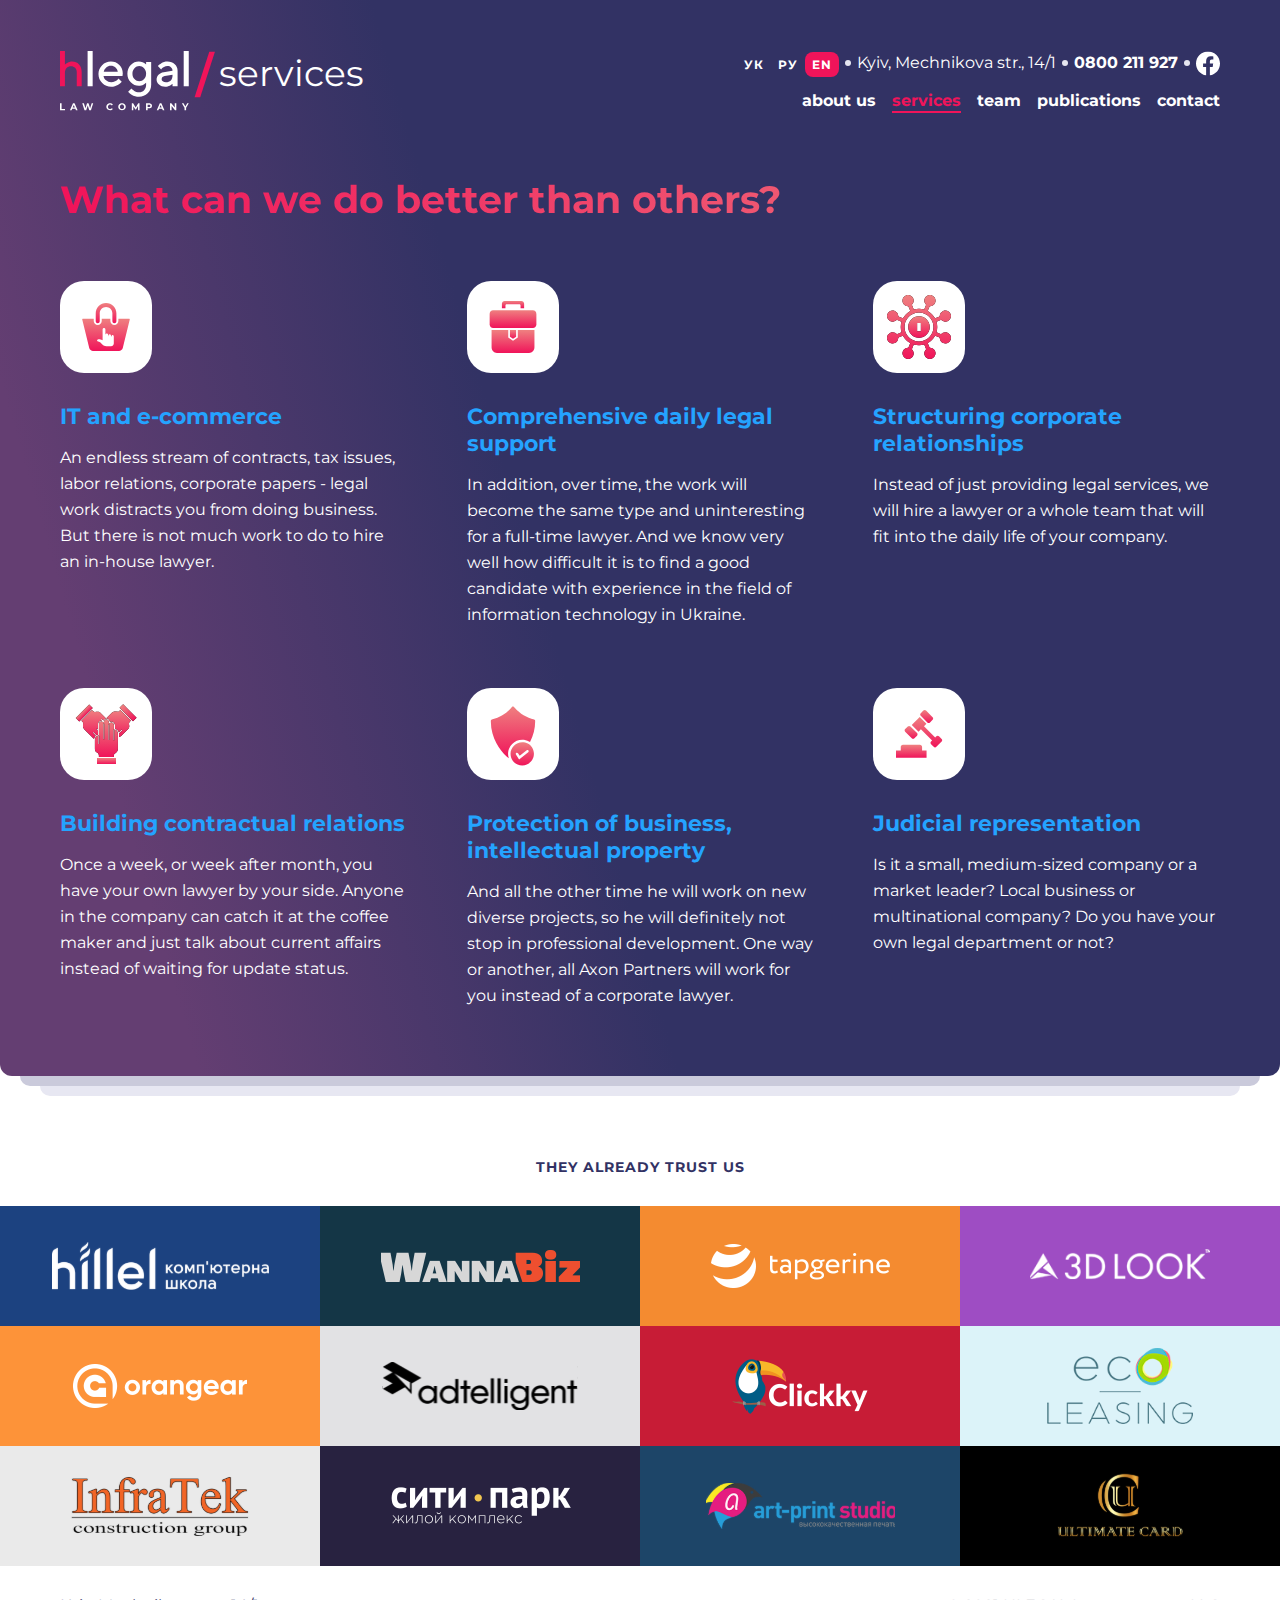
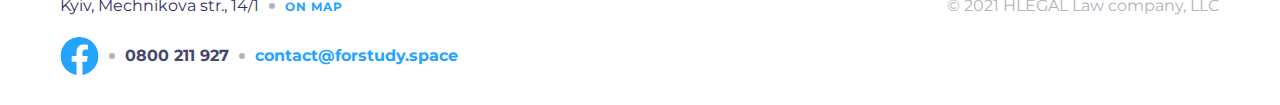
<file: app/services.html>
<!DOCTYPE html>
<html lang="en">

<head>
    <meta charset="UTF-8">
    <meta http-equiv="X-UA-Compatible" content="IE=edge">
    <meta name="viewport" content="width=device-width, initial-scale=1.0">
    <link rel="stylesheet" href="css/style.css">
    <link rel="preload" href="fonts/Montserrat-Regular.woff2" as="font" type="font/woff2" crossorigin="anonymous">
    <link rel="preload" href="fonts/Montserrat-Bold.woff2" as="font" type="font/woff2" crossorigin="anonymous">
    <link rel="icon" type="image/svg+xml" href="./img/logo-site.svg">
    <title>Services | Hlegal LC</title>
</head>

<body class="body">
    <div class="background-services" role="main">
        <div class="popup-container">
            <div class="popup-content">
                <div class="popup-content__buttons">
                    <button class="popup-content__popup-reset-btn" type="button" id="resetBtn">Reset</button>
                    <button class="popup-content__popup-close-btn" id="closePopupBtn" type="button"
                        aria-label="close-button"><svg width="32" height="32" viewBox="0 0 32 32" fill="none"
                            xmlns="http://www.w3.org/2000/svg">
                            <path d="M7 7L25 25" stroke="#EC6F5D" stroke-width="2" />
                            <path d="M25 7L7 25" stroke="#EC6F5D" stroke-width="2" />
                        </svg>
                    </button>
                </div>
                <h2 class="popup-content__headline">We would like to help you</h2>
                <form class="popup-content__form" action="https://formspree.io/f/mvonedoy" method="post">
                    <label for="name"></label>
                    <input class="popup-content__name" type="text" id="name" name="name" placeholder="Name" required>
                    <label for="message"></label>
                    <textarea class="popup-content__message" id="message" name="message" rows="4" placeholder="Message"
                        required></textarea>
                    <p class="popup-content__paragraph">How to answer you?</p>
                    <label for="phone"></label>
                    <input class="popup-content__phone" type="tel" id="phone" name="phone" placeholder="Phone number"
                        required>
                    <label for="email"></label>
                    <input class="popup-content__email" type="email" id="email" name="email" placeholder="Email"
                        required>
                    <button class="popup-content__submit" type="submit">Send message</button>
                </form>
            </div>
        </div>
        <header class="header container">
            <div class="header-top">
                <ul class="lang">
                    <li><a class="js-lang-toggle" href="#">ук</a></li>
                    <li><a class="js-lang-toggle" href="#">ру</a></li>
                    <li><a class="js-lang-toggle active" href="#">en</a></li>
                </ul>
                <div class="header-top__adress visually-hidden"><a
                        href="https://www.google.com/maps/place/%D1%83%D0%BB.+%D0%9C%D0%B5%D1%87%D0%BD%D0%B8%D0%BA%D0%BE%D0%B2%D0%B0,+14%2F1,+%D0%9A%D0%B8%D0%B5%D0%B2,+%D0%A3%D0%BA%D1%80%D0%B0%D0%B8%D0%BD%D0%B0,+02000/@50.4367983,30.5278341,17z/data=!3m1!4b1!4m6!3m5!1s0x40d4cf07295b8e39:0x17b2112e2dc0e7a!8m2!3d50.436795!4d30.532705!16s%2Fg%2F11c5mrd800?entry=ttu">Kyiv,
                        Mechnikova str., 14/1</a></div>
                <a class="phone" href="tel:0800211927">0800 211 927</a>
                <a class="header-top__fb visually-hidden" aria-label="facebook-link" href="#"><svg width="24"
                        height="25" viewBox="0 0 24 25" fill="none" xmlns="http://www.w3.org/2000/svg">
                        <g clip-path="url(#clip0_35736_603)">
                            <path
                                d="M24 12.5733C24 5.90541 18.6274 0.5 12 0.5C5.37258 0.5 0 5.90541 0 12.5733C0 18.5995 4.38823 23.5943 10.125 24.5V16.0633H7.07813V12.5733H10.125V9.91343C10.125 6.88755 11.9165 5.21615 14.6576 5.21615C15.9705 5.21615 17.3438 5.45195 17.3438 5.45195V8.42313H15.8306C14.3399 8.42313 13.875 9.35379 13.875 10.3086V12.5733H17.2031L16.6711 16.0633H13.875V24.5C19.6118 23.5943 24 18.5995 24 12.5733Z"
                                fill="white" />
                        </g>
                        <defs>
                            <clipPath id="clip0_35736_603">
                                <rect width="24" height="24" fill="white" transform="translate(0 0.5)" />
                            </clipPath>
                        </defs>
                    </svg></a>
            </div>
            <div class="logo-box">
                <a class="logo-box__link" href="index.html">
                    <img src="./img/logo.svg" alt="site-logo">
                </a>
                <div class="breadcrumbs" style="color: #ffff;"><svg class="breadcrumbs__svg" width="12" height="26"
                        viewBox="0 0 12 26" fill="none" xmlns="http://www.w3.org/2000/svg">
                        <path fill-rule="evenodd" clip-rule="evenodd"
                            d="M8.72827 0H11.9505L3.55574 26H0.333496L8.72827 0Z" fill="#F0145A" />
                    </svg>
                    services</div>
            </div>
            <nav class="menu">
                <button class="menu__btn js-menu-btn" type="button" aria-label="menu-button"></button>
                <ul class="menu__list js-menu-list">
                    <li><a href="about.html">about us</a></li>
                    <li><a class="active" href="services.html">services</a></li>
                    <li><a href="team.html">team</a></li>
                    <li><a href="publications.html">publications</a></li>
                    <li><a href="#" id="openPopupLink">contact</a></li>
                </ul>
            </nav>
        </header>
        <main class="main container">
            <div class="main__head">
                <h2 class="main__text">What can we do better than others?</h2>
            </div>
            <section class="main-list">
                <article class="main-list__item">
                    <div class="main-list__box">
                        <img class="main-list__box-img" src="./img/art-1.svg" alt="bag-with-hand">
                        <a class="main-list__box-link" href="">IT and e-commerce</a>
                        <p class="main-list__box-desc">An endless stream of contracts, tax issues, labor relations,
                            corporate papers - legal work distracts you from doing business. But there is not much work
                            to do to hire an in-house lawyer.</p>
                    </div>
                </article>
                <article class="main-list__item">
                    <div class="main-list__box">
                        <img class="main-list__box-img" src="./img/art-2.svg" alt="diplomat">
                        <a class="main-list__box-link" href="">Comprehensive daily
                            legal support</a>
                        <p class="main-list__box-desc">In addition, over time, the work will become the same type and
                            uninteresting for a full-time lawyer. And we know very well how difficult it is to find a
                            good candidate with experience in the field of information technology in Ukraine.</p>
                    </div>
                </article>
                <article class="main-list__item">
                    <div class="main-list__box">
                        <img class="main-list__box-img" src="./img/art-3.svg" alt="bio-virus">
                        <a class="main-list__box-link" href="">Structuring corporate relationships</a>
                        <p class="main-list__box-desc">Instead of just providing legal services, we will hire a lawyer
                            or a whole team that will fit into the daily life of your company.</p>
                    </div>
                </article>
                <article class="main-list__item">
                    <div class="main-list__box">
                        <img class="main-list__box-img" src="./img/art-4.svg" alt="three-hands">
                        <a class="main-list__box-link" href="">Building contractual relations</a>
                        <p class="main-list__box-desc">Once a week, or week after month, you have your own lawyer by
                            your side. Anyone in the company can catch it at the coffee maker and just talk about
                            current affairs instead of waiting for update status.</p>
                    </div>
                </article>
                <article class="main-list__item">
                    <div class="main-list__box">
                        <img class="main-list__box-img" src="./img/art-5.svg" alt="shield">
                        <a class="main-list__box-link" href="">Protection of business, intellectual property</a>
                        <p class="main-list__box-desc">And all the other time he will work on new diverse projects, so
                            he will definitely not stop in professional development. One way or another, all Axon
                            Partners will work for you instead of a corporate lawyer.</p>
                    </div>
                </article>
                <article class="main-list__item">
                    <div class="main-list__box">
                        <img class="main-list__box-img" src="./img/art-6.svg" alt="gavel">
                        <a class="main-list__box-link" href="">Judicial representation</a>
                        <p class="main-list__box-desc">Is it a small, medium-sized company or a market leader? Local
                            business or multinational company? Do you have your own legal department or not?</p>
                    </div>
                </article>
            </section>
        </main>
    </div>
    <section class="trust-list" role="main" style="margin-top: 90px;">
        <h2 class="trust-list__headline">They already trust us</h2>
        <div class="trust-list__grid">
            <div class="trust-list__item trust-list__item_01"></div>
            <div class="trust-list__item trust-list__item_02"></div>
            <div class="trust-list__item trust-list__item_03"></div>
            <div class="trust-list__item trust-list__item_04"></div>
            <div class="trust-list__item trust-list__item_05"></div>
            <div class="trust-list__item trust-list__item_06"></div>
            <div class="trust-list__item trust-list__item_07 visually-hidden"></div>
            <div class="trust-list__item trust-list__item_08 visually-hidden"></div>
            <div class="trust-list__item trust-list__item_09 visually-hidden"></div>
            <div class="trust-list__item trust-list__item_10 visually-hidden"></div>
            <div class="trust-list__item trust-list__item_11 visually-hidden"></div>
            <div class="trust-list__item trust-list__item_12 visually-hidden"></div>
        </div>
    </section>
    <footer class="footer container" id="footer">
        <div class="footer__text">
            <div class="footer__place">
                <p class="footer__place-text">Kyiv, Mechnikova str., 14/1</p>
                <a class="footer__place-link"
                    href="https://www.google.com/maps/place/%D1%83%D0%BB.+%D0%9C%D0%B5%D1%87%D0%BD%D0%B8%D0%BA%D0%BE%D0%B2%D0%B0,+14%2F1,+%D0%9A%D0%B8%D0%B5%D0%B2,+%D0%A3%D0%BA%D1%80%D0%B0%D0%B8%D0%BD%D0%B0,+02000/@50.4367983,30.5278341,17z/data=!3m1!4b1!4m6!3m5!1s0x40d4cf07295b8e39:0x17b2112e2dc0e7a!8m2!3d50.436795!4d30.532705!16s%2Fg%2F11c5mrd800?entry=ttu">On
                    map</a>
            </div>
            <div class="footer__contact">
                <a class="footer__fb" aria-label="facebook-link" href=""><svg width="39" height="38" viewBox="0 0 39 38"
                        fill="none" xmlns="http://www.w3.org/2000/svg">
                        <g clip-path="url(#clip0_35855_3255)">
                            <path
                                d="M38.5 19.1161C38.5 8.55857 29.9934 0 19.5 0C9.00658 0 0.5 8.55857 0.5 19.1161C0.5 28.6575 7.44803 36.5659 16.5312 38V24.6419H11.707V19.1161H16.5312V14.9046C16.5312 10.1136 19.3678 7.46723 23.7078 7.46723C25.7866 7.46723 27.9609 7.84059 27.9609 7.84059V12.545H25.5651C23.2048 12.545 22.4688 14.0185 22.4688 15.5302V19.1161H27.7383L26.8959 24.6419H22.4688V38C31.552 36.5659 38.5 28.6575 38.5 19.1161Z"
                                fill="#24A3FF" />
                        </g>
                        <defs>
                            <clipPath id="clip0_35855_3255">
                                <rect width="38" height="38" fill="white" transform="translate(0.5)" />
                            </clipPath>
                        </defs>
                    </svg>
                </a>
                <a class="footer__phone" href="tel:0800211927">0800 211 927</a>
                <a class="footer__mail" href="mailto:contact@forstudy.space">contact@forstudy.space</a>
            </div>
            <div class="footer__policity-item">
                <p class="footer__policity">© 2021 HLEGAL Law company, LLC</p>
            </div>
        </div>
    </footer>
    <script src="https://code.jquery.com/jquery-3.7.0.min.js"
        integrity="sha256-2Pmvv0kuTBOenSvLm6bvfBSSHrUJ+3A7x6P5Ebd07/g=" crossorigin="anonymous"></script>
    <script src="./js/slick.js"></script>
    <script src="./js/script.js"></script>
</body>

</html>
</file>
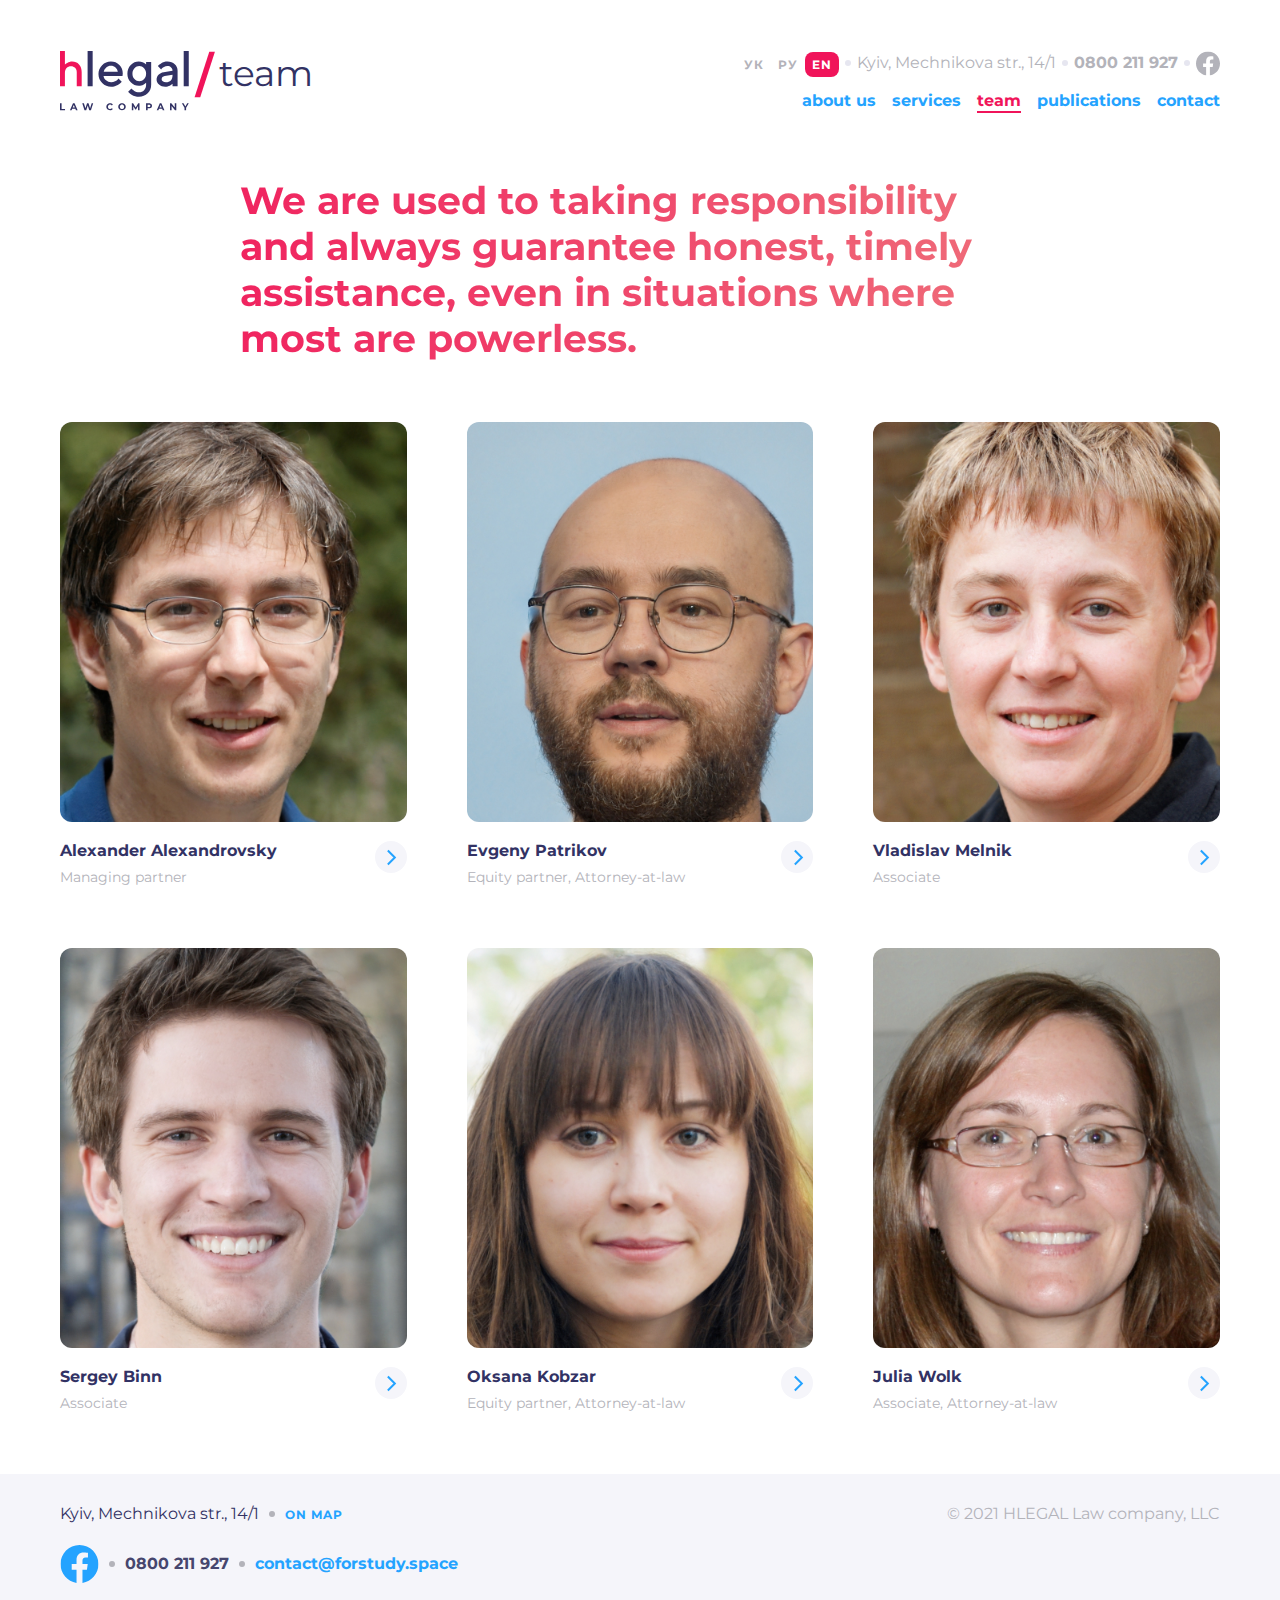
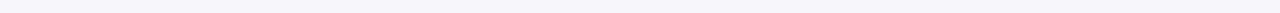
<file: app/team.html>
<!DOCTYPE html>
<html lang="en">

<head>
    <meta charset="UTF-8">
    <meta name="viewport" content="width=device-width, initial-scale=1.0">
    <link rel="stylesheet" href="css/style.css">
    <link rel="preload" href="fonts/Montserrat-Regular.woff2" as="font" type="font/woff2" crossorigin="anonymous">
    <link rel="preload" href="fonts/Montserrat-Bold.woff2" as="font" type="font/woff2" crossorigin="anonymous">
    <link rel="icon" type="image/svg+xml" href="./img/logo-site.svg">
    <title>Team | Hlegal LC</title>
</head>

<body class="body">
    <div class="popup-container">
        <div class="popup-content">
            <div class="popup-content__buttons">
                <button class="popup-content__popup-reset-btn" type="button" id="resetBtn">Reset</button>
                <button class="popup-content__popup-close-btn" id="closePopupBtn" type="button"
                    aria-label="close-button"><svg width="32" height="32" viewBox="0 0 32 32" fill="none"
                        xmlns="http://www.w3.org/2000/svg">
                        <path d="M7 7L25 25" stroke="#EC6F5D" stroke-width="2" />
                        <path d="M25 7L7 25" stroke="#EC6F5D" stroke-width="2" />
                    </svg>
                </button>
            </div>
            <h2 class="popup-content__headline">We would like to help you</h2>
            <form class="popup-content__form" action="https://formspree.io/f/mvonedoy" method="post">
                <label for="name"></label>
                <input class="popup-content__name" type="text" id="name" name="name" placeholder="Name" required>
                <label for="message"></label>
                <textarea class="popup-content__message" id="message" name="message" rows="4" placeholder="Message"
                    required></textarea>
                <p class="popup-content__paragraph">How to answer you?</p>
                <label for="phone"></label>
                <input class="popup-content__phone" type="tel" id="phone" name="phone" placeholder="Phone number"
                    required>
                <label for="email"></label>
                <input class="popup-content__email" type="email" id="email" name="email" placeholder="Email" required>
                <button class="popup-content__submit" type="submit">Send message</button>
            </form>
        </div>
    </div>
    <header class="header header--on-white container">
        <div class="header-top header-top--on-white">
            <ul class="lang lang--on-white">
                <li><a class="js-lang-toggle" href="#">ук</a></li>
                <li><a class="js-lang-toggle" href="#">ру</a></li>
                <li><a class="js-lang-toggle active" href="#">en</a></li>
            </ul>
            <div class="header-top__adress header-top__adress--on-white visually-hidden"><a
                    href="https://www.google.com/maps/place/%D1%83%D0%BB.+%D0%9C%D0%B5%D1%87%D0%BD%D0%B8%D0%BA%D0%BE%D0%B2%D0%B0,+14%2F1,+%D0%9A%D0%B8%D0%B5%D0%B2,+%D0%A3%D0%BA%D1%80%D0%B0%D0%B8%D0%BD%D0%B0,+02000/@50.4367983,30.5278341,17z/data=!3m1!4b1!4m6!3m5!1s0x40d4cf07295b8e39:0x17b2112e2dc0e7a!8m2!3d50.436795!4d30.532705!16s%2Fg%2F11c5mrd800?entry=ttu">Kyiv,
                    Mechnikova str., 14/1</a></div>
            <a class="phone phone--on-white" href="tel:0800211927">0800 211 927</a>
            <a class="header-top__fb header-top__fb--on-white visually-hidden" href="#"><svg width="24" height="25"
                    viewBox="0 0 24 25" fill="none" xmlns="http://www.w3.org/2000/svg">
                    <g clip-path="url(#clip0_35736_603)">
                        <path
                            d="M24 12.5733C24 5.90541 18.6274 0.5 12 0.5C5.37258 0.5 0 5.90541 0 12.5733C0 18.5995 4.38823 23.5943 10.125 24.5V16.0633H7.07813V12.5733H10.125V9.91343C10.125 6.88755 11.9165 5.21615 14.6576 5.21615C15.9705 5.21615 17.3438 5.45195 17.3438 5.45195V8.42313H15.8306C14.3399 8.42313 13.875 9.35379 13.875 10.3086V12.5733H17.2031L16.6711 16.0633H13.875V24.5C19.6118 23.5943 24 18.5995 24 12.5733Z"
                            fill="white" />
                    </g>
                    <defs>
                        <clipPath id="clip0_35736_603">
                            <rect width="24" height="24" fill="white" transform="translate(0 0.5)" />
                        </clipPath>
                    </defs>
                </svg></a>
        </div>
        <div class="logo-box">
            <a class="logo-box__link" href="index.html">
                <img src="./img/dark-logo.svg" alt="site-logo">
            </a>
            <div class="breadcrumbs"><svg class="breadcrumbs__svg" width="12" height="26" viewBox="0 0 12 26"
                    fill="none" xmlns="http://www.w3.org/2000/svg">
                    <path fill-rule="evenodd" clip-rule="evenodd" d="M8.72827 0H11.9505L3.55574 26H0.333496L8.72827 0Z"
                        fill="#F0145A" />
                </svg>
                team</div>
        </div>
        <nav class="menu">
            <button class="menu__btn menu__btn--on-white js-menu-btn" type="button"></button>
            <ul class="menu__list menu__list--on-white js-menu-list">
                <li><a href="about.html">about us</a></li>
                <li><a href="services.html">services</a></li>
                <li><a class="active" href="team.html">team</a></li>
                <li><a href="publications.html">publications</a></li>
                <li><a href="#" id="openPopupLink">contact</a></li>
            </ul>
        </nav>
    </header>
    <main class="main container">
        <h2 class="main__headline">We are used to taking responsibility and always guarantee honest, timely assistance,
            even in situations where most are powerless.</h2>
        <section class="team">
            <div class="team__list">
                <article class="team__item">
                    <div class="team__box">
                        <img class="team__box-img img-responsive" src="./img/alexander.jpg" alt="alexander">
                        <div class="team__crumbs">
                            <div class="team__box-text">
                                <p class="team__box-name">Alexander Alexandrovsky</p>
                                <p class="team__box-dec">Managing partner</p>
                            </div>
                            <div class="team__box-link">
                                <a class="team__link" href="#"><svg width="10" height="17" viewBox="0 0 10 17"
                                        fill="none" xmlns="http://www.w3.org/2000/svg">
                                        <path d="M0.833496 15.5L7.8335 8.5L0.833495 1.5" stroke="#24A3FF"
                                            stroke-width="2" />
                                    </svg>
                                </a>
                            </div>
                        </div>
                    </div>
                </article>
                <article class="team__item">
                    <div class="team__box">
                        <img class="team__box-img img-responsive" src="./img/evgeny.jpg" alt="evgeny">
                        <div class="team__crumbs">
                            <div class="team__box-text">
                                <p class="team__box-name">Evgeny Patrikov</p>
                                <p class="team__box-dec">Equity partner, Attorney-at-law</p>
                            </div>
                            <div class="team__box-link">
                                <a class="team__link" href="#"><svg width="10" height="17" viewBox="0 0 10 17"
                                        fill="none" xmlns="http://www.w3.org/2000/svg">
                                        <path d="M0.833496 15.5L7.8335 8.5L0.833495 1.5" stroke="#24A3FF"
                                            stroke-width="2" />
                                    </svg>
                                </a>
                            </div>
                        </div>
                    </div>
                </article>
                <article class="team__item">
                    <div class="team__box">
                        <img class="team__box-img img-responsive" src="./img/vladislav.jpg" alt="vladislav">
                        <div class="team__crumbs">
                            <div class="team__box-text">
                                <p class="team__box-name">Vladislav Melnik</p>
                                <p class="team__box-dec">Associate</p>
                            </div>
                            <div class="team__box-link">
                                <a class="team__link" href="#"><svg width="10" height="17" viewBox="0 0 10 17"
                                        fill="none" xmlns="http://www.w3.org/2000/svg">
                                        <path d="M0.833496 15.5L7.8335 8.5L0.833495 1.5" stroke="#24A3FF"
                                            stroke-width="2" />
                                    </svg>
                                </a>
                            </div>
                        </div>
                    </div>
                </article>
                <article class="team__item">
                    <div class="team__box">
                        <img class="team__box-img img-responsive" src="./img/sergey.jpg" alt="sergey">
                        <div class="team__crumbs">
                            <div class="team__box-text">
                                <p class="team__box-name">Sergey Binn</p>
                                <p class="team__box-dec">Associate</p>
                            </div>
                            <div class="team__box-link">
                                <a class="team__link" href="#"><svg width="10" height="17" viewBox="0 0 10 17"
                                        fill="none" xmlns="http://www.w3.org/2000/svg">
                                        <path d="M0.833496 15.5L7.8335 8.5L0.833495 1.5" stroke="#24A3FF"
                                            stroke-width="2" />
                                    </svg>
                                </a>
                            </div>
                        </div>
                    </div>
                </article>
                <article class="team__item">
                    <div class="team__box">
                        <img class="team__box-img img-responsive" src="./img/oksana.jpg" alt="oksana">
                        <div class="team__crumbs">
                            <div class="team__box-text">
                                <p class="team__box-name">Oksana Kobzar</p>
                                <p class="team__box-dec">Equity partner, Attorney-at-law</p>
                            </div>
                            <div class="team__box-link">
                                <a class="team__link" href="#"><svg width="10" height="17" viewBox="0 0 10 17"
                                        fill="none" xmlns="http://www.w3.org/2000/svg">
                                        <path d="M0.833496 15.5L7.8335 8.5L0.833495 1.5" stroke="#24A3FF"
                                            stroke-width="2" />
                                    </svg>
                                </a>
                            </div>
                        </div>
                    </div>
                </article>
                <article class="team__item">
                    <div class="team__box">
                        <img class="team__box-img img-responsive" src="./img/julia.jpg" alt="julia">
                        <div class="team__crumbs">
                            <div class="team__box-text">
                                <p class="team__box-name">Julia Wolk</p>
                                <p class="team__box-dec">Associate, Attorney-at-law</p>
                            </div>
                            <div class="team__box-link">
                                <a class="team__link" href="#"><svg width="10" height="17" viewBox="0 0 10 17"
                                        fill="none" xmlns="http://www.w3.org/2000/svg">
                                        <path d="M0.833496 15.5L7.8335 8.5L0.833495 1.5" stroke="#24A3FF"
                                            stroke-width="2" />
                                    </svg>
                                </a>
                            </div>
                        </div>
                    </div>
                </article>
            </div>
        </section>
    </main>
    <div class="publ-bg">
        <footer class="footer container" id="footer">
            <div class="footer__text">
                <div class="footer__place">
                    <p class="footer__place-text">Kyiv, Mechnikova str., 14/1</p>
                    <a class="footer__place-link"
                        href="https://www.google.com/maps/place/%D1%83%D0%BB.+%D0%9C%D0%B5%D1%87%D0%BD%D0%B8%D0%BA%D0%BE%D0%B2%D0%B0,+14%2F1,+%D0%9A%D0%B8%D0%B5%D0%B2,+%D0%A3%D0%BA%D1%80%D0%B0%D0%B8%D0%BD%D0%B0,+02000/@50.4367983,30.5278341,17z/data=!3m1!4b1!4m6!3m5!1s0x40d4cf07295b8e39:0x17b2112e2dc0e7a!8m2!3d50.436795!4d30.532705!16s%2Fg%2F11c5mrd800?entry=ttu">On
                        map</a>
                </div>
                <div class="footer__contact">
                    <a class="footer__fb" aria-label="facebook-link" href=""><svg width="39" height="38"
                            viewBox="0 0 39 38" fill="none" xmlns="http://www.w3.org/2000/svg">
                            <g clip-path="url(#clip0_35855_3255)">
                                <path
                                    d="M38.5 19.1161C38.5 8.55857 29.9934 0 19.5 0C9.00658 0 0.5 8.55857 0.5 19.1161C0.5 28.6575 7.44803 36.5659 16.5312 38V24.6419H11.707V19.1161H16.5312V14.9046C16.5312 10.1136 19.3678 7.46723 23.7078 7.46723C25.7866 7.46723 27.9609 7.84059 27.9609 7.84059V12.545H25.5651C23.2048 12.545 22.4688 14.0185 22.4688 15.5302V19.1161H27.7383L26.8959 24.6419H22.4688V38C31.552 36.5659 38.5 28.6575 38.5 19.1161Z"
                                    fill="#24A3FF" />
                            </g>
                            <defs>
                                <clipPath id="clip0_35855_3255">
                                    <rect width="38" height="38" fill="white" transform="translate(0.5)" />
                                </clipPath>
                            </defs>
                        </svg>
                    </a>
                    <a class="footer__phone" href="tel:0800211927">0800 211 927</a>
                    <a class="footer__mail" href="mailto:contact@forstudy.space">contact@forstudy.space</a>
                </div>
                <div class="footer__policity-item">
                    <p class="footer__policity">© 2021 HLEGAL Law company, LLC</p>
                </div>
            </div>
        </footer>
    </div>
    <script src="https://code.jquery.com/jquery-3.7.0.min.js"
        integrity="sha256-2Pmvv0kuTBOenSvLm6bvfBSSHrUJ+3A7x6P5Ebd07/g=" crossorigin="anonymous"></script>
    <script src="./js/slick.js"></script>
    <script src="./js/script.js"></script>
</body>

</html>
</file>
<file: app/css/style.css>
@font-face {
  font-family: "Montserrat";
  src: url("../fonts/Montserrat-Regular.woff2") format("woff2"), url("../fonts/Montserrat-Regular.woff") format("woff");
  font-weight: 400;
  font-style: normal;
  font-display: swap;
}
@font-face {
  font-family: "Montserrat";
  src: url("../fonts/Montserrat-Bold.woff2") format("woff2"), url("../fonts/Montserrat-Bold.woff") format("woff");
  font-weight: 700;
  font-style: normal;
  font-display: swap;
}
* {
  -webkit-box-sizing: border-box;
          box-sizing: border-box;
  margin: 0;
}

:root {
  scroll-behavior: smooth;
}

.body {
  font-family: "Montserrat", sans-serif, "Arial", sans-serif;
  font-weight: 400;
  font-style: normal;
}

.body::-webkit-scrollbar {
  width: 6px;
}

.body::-webkit-scrollbar-thumb {
  background-color: #7e7e85;
  border-radius: 5px;
}

.body::-webkit-scrollbar-thumb:hover {
  background-color: #F0145A;
}

.body::-webkit-scrollbar-track {
  background-color: #47474b;
}

.container {
  max-width: 1440px;
  min-width: 375px;
  margin: 0 auto;
}

.img-responsive {
  max-width: 100%;
  height: auto;
}

.visually-hidden {
  position: absolute;
  width: 1px;
  height: 1px;
  margin: -1px;
  border: 0;
  padding: 0;
  clip: rect(0 0 0 0);
  overflow: hidden;
}

.header {
  display: grid;
  grid-template-columns: 1fr -webkit-min-content;
  grid-template-columns: 1fr min-content;
  grid-template-rows: -webkit-min-content -webkit-min-content;
  grid-template-rows: min-content min-content;
  padding: 0 15px;
  padding-top: 45px;
}
@media (min-width: 768px) {
  .header {
    padding-top: 12px;
    grid-template-columns: 1fr;
    grid-template-rows: repeat(3, -webkit-min-content);
    grid-template-rows: repeat(3, min-content);
  }
}
@media (min-width: 991px) {
  .header {
    padding: 25px 60px 0 60px;
    grid-template-rows: 1fr -webkit-min-content;
    grid-template-rows: 1fr min-content;
    grid-template-columns: 1fr -webkit-min-content;
    grid-template-columns: 1fr min-content;
  }
}

.header-top {
  grid-column: 1/-1;
  display: -webkit-box;
  display: -ms-flexbox;
  display: flex;
  -webkit-box-pack: justify;
      -ms-flex-pack: justify;
          justify-content: space-between;
  background: rgba(245, 245, 250, 0.2);
  padding: 12px 15px;
  width: 100%;
  position: fixed;
  top: 0;
  left: 0;
}
@media (min-width: 768px) {
  .header-top {
    position: static;
    background: none;
    padding: 38px 44px;
    -webkit-box-pack: start;
        -ms-flex-pack: start;
            justify-content: flex-start;
  }
  .header-top__adress, .header-top__fb {
    position: static;
    width: auto;
    height: auto;
    margin: 0;
    clip: auto;
    overflow: visible;
    display: -webkit-inline-box;
    display: -ms-inline-flexbox;
    display: inline-flex;
    -webkit-box-align: center;
        -ms-flex-align: center;
            align-items: center;
  }
  .header-top__adress a {
    -webkit-transition: ease 0.4s;
    transition: ease 0.4s;
  }
  .header-top__adress a:hover {
    color: #F0145A;
  }
  .header-top__fb path {
    -webkit-transition: ease 0.4s;
    transition: ease 0.4s;
  }
  .header-top__fb:hover path {
    fill: #F0145A;
  }
  .header-top__fb--on-white path {
    fill: #B3B3BA;
  }
  .header-top__adress::before {
    content: "";
    width: 6px;
    height: 6px;
    background: #E6E6F0;
    border-radius: 10px;
    -ms-flex-item-align: center;
        align-self: center;
    margin-right: 6px;
  }
  .header-top__fb::before {
    content: "";
    width: 6px;
    height: 6px;
    background: #E6E6F0;
    border-radius: 10px;
    -ms-flex-item-align: center;
        align-self: center;
    margin-right: 6px;
    margin-left: 6px;
  }
  .header-top__adress a {
    text-decoration: none;
    font-weight: 400;
    font-size: 16px;
    line-height: 20px;
    color: #FFFFFF;
  }
  .header-top__adress--on-white a {
    color: #B3B3BA;
  }
}
@media (min-width: 991px) {
  .header-top {
    white-space: nowrap;
    grid-column: 2/-1;
    -webkit-box-pack: end;
        -ms-flex-pack: end;
            justify-content: flex-end;
    display: -webkit-inline-box;
    display: -ms-inline-flexbox;
    display: inline-flex;
    -webkit-box-align: center;
        -ms-flex-align: center;
            align-items: center;
    margin-top: -15px;
    padding-right: 0;
  }
}

.lang {
  display: -webkit-box;
  display: -ms-flexbox;
  display: flex;
  list-style: none;
  padding-left: 0;
}
.lang a {
  text-decoration: none;
  font-weight: 700;
  font-size: 12px;
  line-height: 15px;
  text-align: center;
  letter-spacing: 1px;
  color: #FFFFFF;
  text-transform: uppercase;
  padding: 5px 7px;
  border-radius: 8px;
  -webkit-transition: ease 0.4s;
  transition: ease 0.4s;
}
.lang a.active {
  background: #F0145A;
  color: #FFFFFF;
}
.lang a:hover {
  background: rgba(255, 255, 255, 0.2);
}
.lang--on-white a {
  color: #B3B3BA;
}
.lang--on-white a:hover {
  background-color: #F5F5FA;
}
@media (min-width: 768px) {
  .lang {
    margin-right: 6px;
  }
}

.phone {
  display: -webkit-inline-box;
  display: -ms-inline-flexbox;
  display: inline-flex;
  font-weight: 700;
  font-size: 16px;
  line-height: 20px;
  color: #FFFFFF;
  text-decoration: none;
  -webkit-transition: ease 0.4s;
  transition: ease 0.4s;
  white-space: nowrap;
}
.phone--on-white {
  color: #B3B3BA;
}
@media (min-width: 768px) {
  .phone {
    -webkit-box-align: center;
        -ms-flex-align: center;
            align-items: center;
  }
  .phone:hover {
    color: #F0145A;
  }
  .phone::before {
    content: "";
    width: 6px;
    height: 6px;
    background: #E6E6F0;
    border-radius: 10px;
    -ms-flex-item-align: center;
        align-self: center;
    margin-right: 6px;
    margin-left: 6px;
  }
}

.menu {
  margin-top: 7px;
  z-index: 995;
}
@-webkit-keyframes slideDown {
  0% {
    opacity: 0;
    -webkit-transform: translateY(-10px);
            transform: translateY(-10px);
  }
  100% {
    opacity: 1;
    -webkit-transform: translateY(0);
            transform: translateY(0);
  }
}
@keyframes slideDown {
  0% {
    opacity: 0;
    -webkit-transform: translateY(-10px);
            transform: translateY(-10px);
  }
  100% {
    opacity: 1;
    -webkit-transform: translateY(0);
            transform: translateY(0);
  }
}
.menu__list {
  display: none;
  position: absolute;
  left: 0;
  top: auto;
  list-style: none;
  padding: 0 12px 12px 12px;
  background: rgba(50, 50, 100, 0.7);
  border-radius: 12px;
  width: 100%;
  height: calc(100vh - 250px);
  overflow: auto;
}
.menu__list--on-white {
  background: #FFFFFF;
}
.menu__list.active {
  display: block;
  -webkit-animation: slideDown 0.3s ease forwards;
          animation: slideDown 0.3s ease forwards;
}
.menu__list a {
  text-align: center;
  text-decoration: none;
  font-weight: 700;
  font-size: 24px;
  line-height: 29px;
  color: #24A3FF;
  padding: 7px 120px;
  margin-top: 15px;
  background: #F5F5FA;
  border-radius: 12px;
  display: block;
}
.menu__list a.active {
  color: #F0145A;
}
.menu__list a:active {
  background: #E6E6F0;
}
.menu__btn {
  background-image: url(../img/btn-burger.svg);
  background-repeat: no-repeat;
  background-position: center;
  display: block;
  margin-top: 8px;
  width: 32px;
  height: 32px;
  padding: 0 5px;
  border: none;
  border-radius: 8px;
  background-color: transparent;
  cursor: pointer;
}
.menu__btn--on-white {
  background-image: url(../img/hamburger-btn-on-white.svg);
}
.menu__btn.close {
  background-image: url(../img/close-burger.svg);
}
.menu__btn--on-white.close {
  background-image: url(../img/close-on-white.svg);
}
.menu__btn:active {
  background: #E6E6F0;
}
@media (min-width: 768px) {
  .menu {
    grid-column: 3/-2;
    grid-row: 3;
    padding: 0 45px;
  }
  .menu__btn {
    display: none;
  }
  .menu {
    position: static;
  }
  .menu__list {
    position: static;
    background: none;
    display: -webkit-box;
    display: -ms-flexbox;
    display: flex;
    list-style: none;
    padding: 0;
    height: auto;
    margin-top: 5px;
    border-radius: 0;
  }
  .menu__list li {
    padding: 0;
    margin: 0;
    border-radius: 0;
  }
  .menu__list a {
    background: none;
    padding: 0;
    text-decoration: none;
    font-weight: 700;
    font-size: 16px;
    line-height: 20px;
    color: #FFFFFF;
    margin-right: 16px;
    width: auto;
    border-radius: 0;
    -webkit-transition: ease 0.1s;
    transition: ease 0.1s;
  }
  .menu__list a.active {
    color: #F0145A;
    border-bottom: 2px solid #F0145A;
  }
  .menu__list a:hover {
    border-bottom: 2px solid #FFFFFF;
  }
  .menu__list--on-white a {
    color: #24A3FF;
  }
  .menu__list--on-white a:hover {
    color: #24A3FF;
    border-bottom: 2px solid #24A3FF;
  }
  .menu__list--on-white a.active {
    color: #F0145A;
    border-bottom: 2px solid #F0145A;
  }
}
@media (min-width: 991px) {
  .menu {
    margin-top: -40px;
    padding-right: 0;
  }
  .menu {
    justify-self: end;
  }
  .menu__list {
    margin-top: 0;
    white-space: nowrap;
  }
  .menu__list a {
    margin-right: 0;
    margin-left: 16px;
  }
}

.logo-box {
  margin-top: 15px;
  display: -webkit-box;
  display: -ms-flexbox;
  display: flex;
}
@media (min-width: 768px) {
  .logo-box {
    grid-column: 2/-3;
    margin-top: -7px;
    padding: 0 45px;
  }
  .logo-box__link img {
    width: 130px;
    height: auto;
  }
}
@media (min-width: 991px) {
  .logo-box {
    padding-left: 0;
    margin-top: 26px;
    grid-row: 1/-1;
    grid-column: 1;
  }
}

.hero {
  display: -webkit-box;
  display: -ms-flexbox;
  display: flex;
  -webkit-box-orient: vertical;
  -webkit-box-direction: normal;
      -ms-flex-direction: column;
          flex-direction: column;
  -webkit-box-align: center;
      -ms-flex-align: center;
          align-items: center;
  margin-top: 135px;
  height: 326px;
  grid-column: 1/3;
}
.hero__text {
  text-align: center;
  font-weight: 700;
  font-size: 38px;
  line-height: 46px;
  color: #FFFFFF;
  height: 100%;
  margin-bottom: auto;
}
.hero__link {
  width: 42px;
  height: 42px;
  display: -webkit-box;
  display: -ms-flexbox;
  display: flex;
  -webkit-box-align: center;
      -ms-flex-align: center;
          align-items: center;
  -webkit-box-pack: center;
      -ms-flex-pack: center;
          justify-content: center;
  padding-top: 2px;
  border: 2px solid rgba(255, 255, 255, 0.3);
  border-radius: 50%;
  -webkit-transition: ease 0.4s;
  transition: ease 0.4s;
}
.hero__link path {
  -webkit-transition: ease 0.4s;
  transition: ease 0.4s;
}
.hero__link:hover {
  border-color: #F0145A;
}
.hero__link:hover path {
  stroke: #F0145A;
}
@media (min-width: 768px) {
  .hero {
    grid-column: 1/4;
    grid-row: 4;
    height: 500px;
    margin-top: 269px;
  }
}
@media (min-width: 991px) {
  .hero {
    grid-column: -3/-1;
    -webkit-box-align: center;
        -ms-flex-align: center;
            align-items: center;
    height: 365px;
    margin-top: 247px;
  }
}
@media (min-width: 1200px) {
  .hero {
    -webkit-box-align: center;
        -ms-flex-align: center;
            align-items: center;
    height: 380px;
    margin-top: 264px;
  }
}

.experience {
  margin-top: 40px;
  margin-left: 8px;
  grid-row: 3/-1;
  grid-column: 1/-1;
}
.experience__buttons {
  display: -webkit-box;
  display: -ms-flexbox;
  display: flex;
  overflow: auto;
}
.experience__buttons::-webkit-scrollbar {
  display: none;
}
.experience__btn {
  margin-top: 30px;
  cursor: pointer;
  font-weight: 700;
  font-size: 30px;
  line-height: 37px;
  color: #B3B3BA;
  white-space: nowrap;
  background-color: transparent;
  border: none;
  -webkit-transition: ease 0.4s;
  transition: ease 0.4s;
}
.experience__btn:hover {
  background-image: linear-gradient(90.13deg, #EF8080 0.84%, #F0145A 99.96%);
  -webkit-background-clip: text;
  -webkit-text-fill-color: transparent;
  background-clip: text;
  text-fill-color: transparent;
}
.experience__btn:not(:last-child) {
  margin-right: 29px;
}
.experience__btn.active {
  background-image: linear-gradient(90.13deg, #EF8080 0.84%, #F0145A 99.96%);
  -webkit-background-clip: text;
  -webkit-text-fill-color: transparent;
  background-clip: text;
  text-fill-color: transparent;
}
.experience__text {
  border-top: 4px solid rgba(255, 255, 255, 0.3);
  margin-top: 30px;
  padding-left: 6px;
  margin-bottom: auto;
}
.experience__headline {
  padding-top: 30px;
  font-style: normal;
  font-weight: 700;
  font-size: 20px;
  line-height: 24px;
  color: #FFFFFF;
}
.experience__paragraph {
  font-weight: 400;
  font-size: 19px;
  line-height: 30px;
  color: #FFFFFF;
  margin-top: 30px;
}
@media (min-width: 768px) {
  .experience {
    margin-top: 70px;
    grid-column: 5/-3;
    grid-row: 5;
    padding: 0 36px;
  }
  .experience__btn {
    margin-top: 30px;
    font-weight: 700;
    font-size: 38px;
    line-height: 46px;
  }
  .experience__text {
    margin-top: 57px;
    padding-top: 30px;
    padding-left: 0;
  }
  .experience__headline {
    font-weight: 700;
    font-size: 30px;
    line-height: 37px;
  }
  .experience__paragraph {
    font-weight: 400;
    font-size: 19px;
    line-height: 30px;
  }
}
@media (min-width: 991px) {
  .experience {
    display: -webkit-box;
    display: -ms-flexbox;
    display: flex;
    margin-top: 80px;
    padding: 0;
  }
  .experience__buttons {
    margin-top: 0;
    width: 50%;
    -webkit-box-align: center;
        -ms-flex-align: center;
            align-items: center;
    overflow: visible;
    display: -webkit-box;
    display: -ms-flexbox;
    display: flex;
    -ms-flex-wrap: wrap;
        flex-wrap: wrap;
    -webkit-box-pack: end;
        -ms-flex-pack: end;
            justify-content: flex-end;
  }
  .experience__btn {
    font-size: 38px;
    padding: 0;
  }
  .experience__btn:not(:last-child) {
    margin-right: 60px;
  }
  .experience__btn:last-child {
    margin-right: 60px;
  }
  .experience__text {
    padding-top: 0;
    margin-top: 0;
    display: -webkit-box;
    display: -ms-flexbox;
    display: flex;
    -webkit-box-orient: vertical;
    -webkit-box-direction: normal;
        -ms-flex-direction: column;
            flex-direction: column;
    width: 55%;
    -webkit-box-align: center;
        -ms-flex-align: center;
            align-items: center;
    padding-left: 60px;
    border-top: none;
    border-left: 4px solid rgba(255, 255, 255, 0.3);
  }
  .experience__headline {
    font-size: 30px;
    line-height: 37px;
  }
  .experience__paragraph {
    font-size: 19px;
    line-height: 30px;
    margin-bottom: auto;
  }
}
@media (min-width: 991px) and (min-width: 1200px) {
  .experience {
    margin-top: 102px;
  }
  .experience__btn {
    margin-top: 0;
  }
  .experience__text {
    padding-top: 42px;
    padding-bottom: 42px;
    -webkit-box-align: start;
        -ms-flex-align: start;
            align-items: flex-start;
    padding-left: 60px;
    width: 70%;
  }
  .experience__headline {
    padding-top: 0px;
  }
  .experience__paragraph {
    width: 75%;
  }
}

.main {
  margin-top: 30px;
  padding: 0 30px;
}
.main__headline {
  font-style: normal;
  font-weight: 700;
  font-size: 30px;
  line-height: 37px;
  background: linear-gradient(90.13deg, #F0145A 0.84%, #EF8080 99.96%);
  -webkit-background-clip: text;
  -webkit-text-fill-color: transparent;
  background-clip: text;
  text-fill-color: transparent;
}
@media (min-width: 768px) {
  .main__headline {
    font-size: 38px;
    line-height: 46px;
  }
}
@media (min-width: 991px) {
  .main__headline {
    padding: 0 180px;
  }
}
.main__head {
  margin-bottom: 30px;
}
.main__link {
  display: -webkit-inline-box;
  display: -ms-inline-flexbox;
  display: inline-flex;
  -webkit-box-align: center;
      -ms-flex-align: center;
          align-items: center;
  text-decoration: none;
  font-weight: 700;
  font-size: 14px;
  line-height: 17px;
  letter-spacing: 1px;
  text-transform: uppercase;
  color: #24A3FF;
}
.main__link:hover {
  color: #F0145A;
}
.main__link svg {
  margin-left: 1px;
  -webkit-transition: ease 0.5s;
  transition: ease 0.5s;
}
.main__link:hover path {
  stroke: #F0145A;
}
.main__link:hover svg {
  -webkit-transform: translateX(10px);
          transform: translateX(10px);
}
.main__text {
  font-weight: 700;
  font-size: 30px;
  line-height: 37px;
  background: linear-gradient(90.13deg, #F0145A 0.84%, #EF8080 99.96%);
  -webkit-background-clip: text;
  -webkit-text-fill-color: transparent;
  background-clip: text;
  text-fill-color: transparent;
  margin-top: 10px;
}
.main__slider-hero {
  font-weight: 700;
  font-size: 14px;
  line-height: 17px;
  text-align: center;
  letter-spacing: 1px;
  text-transform: uppercase;
  color: #323264;
  padding-top: 30px;
  margin-bottom: -20px;
}
@media (min-width: 768px) {
  .main {
    padding: 0 60px;
    margin-top: 60px;
  }
  .main__text {
    padding-right: 20px;
    font-size: 38px;
    line-height: 43px;
    margin-top: 11px;
  }
}
@media (min-width: 991px) {
  .main {
    margin-top: 70px;
  }
}
@media (min-width: 1200px) {
  .main {
    margin-top: 62px;
  }
}

.main-list__item {
  margin-bottom: 30px;
}
.main-list__item:last-child {
  padding-bottom: 60px;
}
.main-list__box {
  display: -webkit-box;
  display: -ms-flexbox;
  display: flex;
  -webkit-box-orient: vertical;
  -webkit-box-direction: normal;
      -ms-flex-direction: column;
          flex-direction: column;
}
.main-list__box-img {
  width: 92px;
}
.main-list__box-link {
  width: -webkit-fit-content;
  width: -moz-fit-content;
  width: fit-content;
  margin-top: 30px;
  text-decoration: none;
  font-weight: 700;
  font-size: 22px;
  line-height: 27px;
  color: #24A3FF;
  -webkit-transition: ease 0.4s;
  transition: ease 0.4s;
}
.main-list__box-link:hover {
  color: #F0145A;
}
.main-list__box-desc {
  margin-top: 15px;
  font-weight: 400;
  font-size: 16px;
  line-height: 26px;
  color: #FFFFFF;
}
@media (min-width: 768px) {
  .main-list {
    margin: 63px -30px 60px;
    font-size: 0;
    display: -webkit-box;
    display: -ms-flexbox;
    display: flex;
    -ms-flex-wrap: wrap;
        flex-wrap: wrap;
  }
  .main-list__item {
    display: -webkit-box;
    display: -ms-flexbox;
    display: flex;
    width: 50%;
    padding: 0 30px;
    margin-bottom: 60px;
  }
  .main-list__box {
    height: 100%;
  }
}
@media (min-width: 991px) {
  .main-list {
    margin-top: 60px;
  }
  .main-list__item {
    width: 33.333%;
  }
}
@media (min-width: 1200px) {
  .main-list {
    margin-bottom: -7px;
  }
}

.slider {
  margin-top: 50px;
  font-size: 0;
}
.slider .slick-slider {
  position: relative;
  display: block;
  -webkit-box-sizing: border-box;
          box-sizing: border-box;
  -webkit-touch-callout: none;
  -webkit-user-select: none;
  -moz-user-select: none;
  -ms-user-select: none;
  user-select: none;
  -ms-touch-action: pan-y;
  touch-action: pan-y;
  -webkit-tap-highlight-color: transparent;
}
.slider .slick-list {
  position: relative;
  overflow: hidden;
  display: block;
  margin: 0;
  padding: 0;
}
.slider .slick-list:focus {
  outline: none;
}
.slider .slick-list.dragging {
  cursor: pointer;
  cursor: hand;
}
.slider .slick-slider .slick-track,
.slider .slick-slider .slick-list {
  -webkit-transform: translate3d(0, 0, 0);
  transform: translate3d(0, 0, 0);
}
.slider .slick-track {
  position: relative;
  left: 0;
  top: 0;
  display: block;
  margin-left: auto;
  margin-right: auto;
}
.slider .slick-track:before, .slider .slick-track:after {
  content: "";
  display: table;
}
.slider .slick-track:after {
  clear: both;
}
.slick-loading .slider .slick-track {
  visibility: hidden;
}
.slider .slick-slide {
  float: left;
  height: 100%;
  min-height: 1px;
}
[dir=rtl] .slider .slick-slide {
  float: right;
}
.slider .slick-slide img {
  display: block;
}
.slider .slick-slide.slick-loading img {
  display: none;
}
.slider .slick-slide.dragging img {
  pointer-events: none;
}
.slick-initialized .slider .slick-slide {
  display: block;
}
.slick-loading .slider .slick-slide {
  visibility: hidden;
}
.slick-vertical .slider .slick-slide {
  display: block;
  height: auto;
  border: 1px solid transparent;
}
.slider .slick-arrow.slick-hidden {
  display: none;
}
.slider .slick-dots {
  list-style: none;
  margin: 0;
  padding: 0;
  display: -webkit-box;
  display: -ms-flexbox;
  display: flex;
  -webkit-box-pack: center;
      -ms-flex-pack: center;
          justify-content: center;
  margin-top: 30px;
}
.slider .slick-dots button {
  background: #24A3FF;
  opacity: 0.2;
  border-radius: 50%;
  content: "";
  cursor: pointer;
  border: none;
  width: 16px;
  height: 16px;
  margin-right: 7px;
  margin-left: 7px;
  color: transparent;
  -webkit-transition: ease 0.4s;
  transition: ease 0.4s;
}
.slider .slick-dots button:hover {
  opacity: 0.5;
}
.slider .slick-active button {
  opacity: unset;
}
.slider__box {
  border-radius: 12px;
  background: #F5F5FA;
  display: -webkit-box;
  display: -ms-flexbox;
  display: flex;
  -webkit-box-orient: vertical;
  -webkit-box-direction: normal;
      -ms-flex-direction: column;
          flex-direction: column;
}
.slider__box-img {
  border-top-left-radius: 12px;
  border-top-right-radius: 12px;
  -o-object-fit: cover;
     object-fit: cover;
  width: 100%;
  height: 500px;
}
.slider__box-text {
  padding: 0 30px;
  margin-top: 30px;
}
.slider__box-link {
  width: -webkit-fit-content;
  width: -moz-fit-content;
  width: fit-content;
  display: -webkit-inline-box;
  display: -ms-inline-flexbox;
  display: inline-flex;
  -webkit-box-align: center;
      -ms-flex-align: center;
          align-items: center;
  text-decoration: none;
  font-weight: 700;
  font-size: 14px;
  line-height: 17px;
  letter-spacing: 1px;
  text-transform: uppercase;
  color: #24A3FF;
  -webkit-transition: ease 0.5s;
  transition: ease 0.5s;
}
.slider__box-link:hover {
  color: #F0145A;
}
.slider__box-link:hover path {
  stroke: #F0145A;
}
.slider__box-link svg {
  -webkit-transition: ease 0.5s;
  transition: ease 0.5s;
}
.slider__box-link:hover svg {
  -webkit-transform: translateX(10px);
          transform: translateX(10px);
}
.slider__box-headline {
  margin-top: 5px;
  font-weight: 700;
  font-size: 30px;
  line-height: 37px;
  word-wrap: break-word;
  background: linear-gradient(90.13deg, #F0145A 0.84%, #EF8080 99.96%);
  -webkit-background-clip: text;
  -webkit-text-fill-color: transparent;
  background-clip: text;
  text-fill-color: transparent;
}
.slider__box-name {
  margin-top: 30px;
  font-weight: 700;
  font-size: 16px;
  line-height: 20px;
  color: #B3B3BA;
}
.slider__box-desc {
  margin-top: 5px;
  padding-bottom: 30px;
  font-weight: 400;
  font-size: 14px;
  line-height: 22px;
  color: #B3B3BA;
}
@media (min-width: 768px) {
  .slider {
    margin-top: 72px;
  }
  .slider__box {
    display: -webkit-box;
    display: -ms-flexbox;
    display: flex;
    -webkit-box-orient: vertical;
    -webkit-box-direction: normal;
        -ms-flex-direction: column;
            flex-direction: column;
  }
  .slider__box-headline {
    font-size: 38px;
    line-height: 46px;
  }
  .slider__box-img {
    -o-object-fit: cover;
       object-fit: cover;
    height: 500px;
    max-width: 100%;
  }
}
@media (min-width: 991px) {
  .slider {
    margin-top: 79px;
  }
  .slider__box {
    display: -webkit-box;
    display: -ms-flexbox;
    display: flex;
    -webkit-box-orient: horizontal;
    -webkit-box-direction: normal;
        -ms-flex-direction: row;
            flex-direction: row;
  }
  .slider__box-img {
    -o-object-fit: cover;
       object-fit: cover;
    height: 528px;
    max-width: 44%;
    border-top-right-radius: 0px;
    border-bottom-left-radius: 12px;
  }
  .slider__box-text {
    display: -webkit-box;
    display: -ms-flexbox;
    display: flex;
    -webkit-box-orient: vertical;
    -webkit-box-direction: normal;
        -ms-flex-direction: column;
            flex-direction: column;
    height: 100%;
  }
  .slider__box-headline {
    margin-bottom: auto;
  }
}
@media (min-width: 1200px) {
  .slider__box-img {
    -o-object-fit: cover;
       object-fit: cover;
    height: 344px;
    max-width: 30%;
  }
}

.trust-list {
  margin-top: 60px;
}
.trust-list__headline {
  text-align: center;
  margin-bottom: 30px;
  font-weight: 700;
  font-size: 14px;
  line-height: 17px;
  letter-spacing: 1px;
  text-transform: uppercase;
  color: #323264;
}
.trust-list__item {
  height: 120px;
}
.trust-list__item_01 {
  background: url(../img/hillel-logo.svg) no-repeat center, #1C4280;
}
.trust-list__item_02 {
  background: url(../img/wb-logo.svg) no-repeat center, #143646;
}
.trust-list__item_03 {
  background: url(../img/tapgerine-logo.svg) no-repeat center, -webkit-gradient(linear, left bottom, left top, from(#F48B30), to(#F48B30)), #F48B30;
  background: url(../img/tapgerine-logo.svg) no-repeat center, linear-gradient(0deg, #F48B30, #F48B30), #F48B30;
}
.trust-list__item_04 {
  background: url(../img/3dlook-logo.svg) no-repeat center, #9E4DC3;
}
.trust-list__item_05 {
  background: url(../img/orangear-logo.svg) no-repeat center, #FD9339;
}
.trust-list__item_06 {
  background: url(../img/adteligent-logo.svg) no-repeat center, #E2E2E4;
}
@media (min-width: 768px) {
  .trust-list__item {
    width: 100%;
  }
  .trust-list__grid {
    display: grid;
    grid-template-columns: repeat(3, 1fr);
    grid-template-rows: repeat(4, 1fr);
  }
  .trust-list__item.visually-hidden {
    display: block;
    position: static;
    margin: 0;
    clip: auto;
    overflow: visible;
  }
  .trust-list__item_07 {
    background: url(../img/clicky-logo.svg) no-repeat center, #C71C36;
  }
  .trust-list__item_08 {
    background: url(../img/ecolease-logo.svg) no-repeat center, #DCF3F9;
  }
  .trust-list__item_09 {
    background: url(../img/infra-logo.svg) no-repeat center, #EAEAEA;
  }
  .trust-list__item_10 {
    background: url(../img/city-logo.svg) no-repeat center, #282240;
  }
  .trust-list__item_11 {
    background: url(../img/art-logo.svg) no-repeat center, #1D4568;
  }
  .trust-list__item_12 {
    background: url(../img/ultumate-logo.svg) no-repeat center, #000000;
  }
}
@media (min-width: 991px) {
  .trust-list__grid {
    grid-template-columns: repeat(4, 1fr);
    grid-template-rows: repeat(3, 1fr);
  }
}

.publications {
  margin-top: 0;
  padding-top: 30px;
}
.publications__toggler {
  display: -webkit-box;
  display: -ms-flexbox;
  display: flex;
  -webkit-box-pack: center;
      -ms-flex-pack: center;
          justify-content: center;
  margin-bottom: 30px;
  margin-top: 15px;
}
.publications__link {
  display: -webkit-inline-box;
  display: -ms-inline-flexbox;
  display: inline-flex;
  -webkit-box-align: center;
      -ms-flex-align: center;
          align-items: center;
  text-decoration: none;
  font-weight: 700;
  font-size: 14px;
  line-height: 17px;
  letter-spacing: 1px;
  text-transform: uppercase;
  color: #24A3FF;
}
.publications__link:hover {
  color: #F0145A;
}
.publications__link svg {
  margin-left: 1px;
  -webkit-transition: ease 0.5s;
  transition: ease 0.5s;
}
.publications__link:hover path {
  stroke: #F0145A;
}
.publications__link:hover svg {
  -webkit-transform: translateX(10px);
          transform: translateX(10px);
}
.publications__hero {
  font-weight: 700;
  font-size: 30px;
  line-height: 37px;
  background: linear-gradient(90.13deg, #F0145A 0.84%, #EF8080 99.96%);
  -webkit-background-clip: text;
  -webkit-text-fill-color: transparent;
  background-clip: text;
  text-fill-color: transparent;
  margin-top: 3px;
}
.publications__list {
  margin-top: 30px;
  padding: 0;
  padding-bottom: 30px;
  border-bottom: 2px solid rgb(230, 230, 240);
}
.publications__item {
  border-radius: 8px;
  background-color: #FFFFFF;
}
.publications__item:not(:last-child) {
  margin-bottom: 28px;
}
.publications__box-img {
  -o-object-fit: cover;
     object-fit: cover;
  width: 100%;
  height: 200px;
  border-top-left-radius: 8px;
  border-top-right-radius: 8px;
}
.publications__box-text {
  padding: 0 30px;
  margin-top: 30px;
}
.publications__box-link {
  margin-top: 30px;
  text-decoration: none;
  font-weight: 700;
  font-size: 16px;
  line-height: 20px;
  color: #24A3FF;
  -webkit-transition: ease 0.4s;
  transition: ease 0.4s;
}
.publications__box-link:hover {
  color: #F0145A;
}
.publications__box-paragraph {
  margin-top: 13px;
  margin-bottom: 15px;
  font-weight: 700;
  font-size: 12px;
  line-height: 15px;
  letter-spacing: 1px;
  text-transform: uppercase;
  color: #B3B3BA;
}
.publications__box-desc {
  font-style: normal;
  font-weight: 400;
  font-size: 14px;
  line-height: 22px;
  color: #000000;
  border-top: 4px solid rgb(230, 230, 240);
  padding-top: 15px;
  padding-bottom: 30px;
}
.publications__button {
  display: -webkit-box;
  display: -ms-flexbox;
  display: flex;
  -webkit-box-pack: center;
      -ms-flex-pack: center;
          justify-content: center;
  grid-column: span 2;
}
.publications__btn {
  justify-self: center;
  grid-column: span 2;
  margin-top: 0;
  font-weight: 700;
  border: none;
  font-size: 16px;
  line-height: 20px;
  background: #24A3FF;
  -webkit-box-shadow: 0px 0px 20px rgba(36, 163, 255, 0.5);
          box-shadow: 0px 0px 20px rgba(36, 163, 255, 0.5);
  border-radius: 12px;
  color: #FFFFFF;
  padding: 18px 30px;
  -webkit-transition: ease 0.5s;
  transition: ease 0.5s;
}
.publications__btn:hover {
  background: #F0145A;
  -webkit-box-shadow: 0px 0px 20px #F0145A;
          box-shadow: 0px 0px 20px #F0145A;
}
.publications__btn:active {
  background: #F0145A;
  -webkit-box-shadow: 0px 0px 20px #F0145A;
          box-shadow: 0px 0px 20px #F0145A;
}
@media (min-width: 768px) {
  .publications__hero {
    font-size: 38px;
    line-height: 46px;
    margin-top: 10px;
    margin-bottom: 30px;
  }
  .publications__list {
    display: grid;
    grid-template-columns: repeat(2, 1fr);
    -webkit-column-gap: 30px;
       -moz-column-gap: 30px;
            column-gap: 30px;
    margin-bottom: 0;
  }
  .publications__item:last-child {
    grid-column: span 2;
    height: -webkit-fit-content;
    height: -moz-fit-content;
    height: fit-content;
  }
  .publications__box-text {
    margin-top: 28px;
  }
}
@media (min-width: 991px) {
  .publications__list {
    grid-template-columns: repeat(3, 1fr);
    grid-template-rows: repeat(1, 1fr);
    padding-bottom: 30px;
  }
  .publications__item {
    height: 100%;
    margin-bottom: 0;
  }
  .publications__item:last-child {
    height: 100%;
    grid-column: 3;
  }
  .publications__button {
    grid-column: span 3;
  }
  .publications__btn {
    grid-column: span 3;
  }
}

.footer {
  padding: 30px;
}
.footer__text {
  display: -webkit-box;
  display: -ms-flexbox;
  display: flex;
  -webkit-box-orient: vertical;
  -webkit-box-direction: normal;
      -ms-flex-direction: column;
          flex-direction: column;
  -webkit-box-align: center;
      -ms-flex-align: center;
          align-items: center;
}
.footer__place {
  display: -webkit-box;
  display: -ms-flexbox;
  display: flex;
  -webkit-box-orient: vertical;
  -webkit-box-direction: normal;
      -ms-flex-direction: column;
          flex-direction: column;
  -webkit-box-align: center;
      -ms-flex-align: center;
          align-items: center;
}
.footer__place-text {
  font-weight: 400;
  font-size: 16px;
  line-height: 20px;
  color: #323264;
}
.footer__place-link {
  text-decoration: none;
  margin-top: 10px;
  font-weight: 700;
  font-size: 12px;
  line-height: 15px;
  letter-spacing: 1px;
  text-transform: uppercase;
  color: #24A3FF;
  -webkit-transition: ease 0.4s;
  transition: ease 0.4s;
}
.footer__place-link:hover {
  color: #F0145A;
}
.footer__contact {
  display: -webkit-box;
  display: -ms-flexbox;
  display: flex;
  -webkit-box-orient: vertical;
  -webkit-box-direction: normal;
      -ms-flex-direction: column;
          flex-direction: column;
  -webkit-box-align: center;
      -ms-flex-align: center;
          align-items: center;
}
.footer__fb {
  margin-top: 20px;
}
.footer__fb:hover path {
  -webkit-transition: ease 0.4s;
  transition: ease 0.4s;
  fill: #F0145A;
}
.footer__phone {
  text-decoration: none;
  color: #46466E;
  font-weight: 700;
  font-size: 16px;
  line-height: 20px;
  margin-top: 7px;
  -webkit-transition: ease 0.4s;
  transition: ease 0.4s;
}
.footer__phone:hover {
  color: #F0145A;
}
.footer__mail {
  font-weight: 700;
  font-size: 16px;
  line-height: 20px;
  text-decoration: none;
  color: #24A3FF;
  margin-top: 10px;
  -webkit-transition: ease 0.4s;
  transition: ease 0.4s;
}
.footer__mail:hover {
  color: #F0145A;
}
.footer__policity-item {
  display: -webkit-box;
  display: -ms-flexbox;
  display: flex;
}
.footer__policity {
  font-weight: 400;
  font-size: 16px;
  line-height: 20px;
  color: #B3B3BA;
  margin-top: 30px;
}
@media (min-width: 768px) {
  .footer {
    padding: 30px 60px;
  }
  .footer__text {
    display: grid;
    grid-template-columns: repeat(2, 1fr);
  }
  .footer__policity-item {
    grid-row: -2;
    grid-column: 2;
    justify-self: end;
  }
  .footer__policity {
    margin-top: 0;
  }
  .footer__place {
    display: -webkit-inline-box;
    display: -ms-inline-flexbox;
    display: inline-flex;
    -webkit-box-orient: horizontal;
    -webkit-box-direction: normal;
        -ms-flex-direction: row;
            flex-direction: row;
    -webkit-box-align: center;
        -ms-flex-align: center;
            align-items: center;
  }
  .footer__contact {
    display: -webkit-inline-box;
    display: -ms-inline-flexbox;
    display: inline-flex;
    -webkit-box-align: center;
        -ms-flex-align: center;
            align-items: center;
    -webkit-box-orient: horizontal;
    -webkit-box-direction: normal;
        -ms-flex-direction: row;
            flex-direction: row;
    grid-column: span 2;
    margin-top: 21px;
  }
  .footer__place-link, .footer__fb, .footer__mail, .footer__phone {
    display: -webkit-inline-box;
    display: -ms-inline-flexbox;
    display: inline-flex;
    margin-top: 0;
  }
  .footer__phone::before, .footer__mail::before, .footer__place-link::before {
    content: "";
    width: 6px;
    height: 6px;
    background: #B3B3BA;
    display: -webkit-inline-box;
    display: -ms-inline-flexbox;
    display: inline-flex;
    border-radius: 50%;
    -ms-flex-item-align: center;
        align-self: center;
    margin: 0 10px;
  }
}

.breadcrumbs {
  display: -webkit-inline-box;
  display: -ms-inline-flexbox;
  display: inline-flex;
  -webkit-box-align: start;
      -ms-flex-align: start;
          align-items: flex-start;
  font-weight: 400;
  font-size: 20px;
  line-height: 24px;
  color: #323264;
  margin-left: 4px;
}
.breadcrumbs__svg {
  margin-right: 4px;
}
@media (min-width: 768px) {
  .breadcrumbs {
    font-weight: 400;
    font-size: 36px;
    line-height: 44px;
    white-space: nowrap;
  }
  .breadcrumbs__svg {
    height: 47px;
    width: 21px;
  }
}

.about-head__text {
  margin-top: 36px;
}
.about-head__hero {
  font-style: normal;
  font-weight: 700;
  font-size: 30px;
  line-height: 37px;
  background: linear-gradient(90.13deg, #F0145A 0.84%, #EF8080 99.96%);
  -webkit-background-clip: text;
  -webkit-text-fill-color: transparent;
  background-clip: text;
  text-fill-color: transparent;
}
.about-head__desc {
  font-style: normal;
  font-weight: 400;
  font-size: 19px;
  line-height: 30px;
  color: #000000;
  margin-top: 29px;
}
.about-head__desc br {
  display: block;
  content: "";
  margin-top: 19px;
}
.about-head__stats {
  margin-top: 29px;
  border-left: 4px solid #E6E6F0;
  padding-left: 30px;
}
.about-head__stats-item:not(:first-child) {
  margin-top: 39px;
}
.about-head__stats-firstline {
  display: -webkit-inline-box;
  display: -ms-inline-flexbox;
  display: inline-flex;
  -webkit-box-align: center;
      -ms-flex-align: center;
          align-items: center;
  font-weight: 700;
  font-size: 36px;
  line-height: 44px;
  background: linear-gradient(90.13deg, #F0145A 0.84%, #EF8080 99.96%);
  -webkit-background-clip: text;
  -webkit-text-fill-color: transparent;
  background-clip: text;
  text-fill-color: transparent;
}
.about-head__stats-firstline svg {
  margin-right: 8px;
}
.about-head__stats-secondline {
  font-weight: 400;
  font-size: 16px;
  line-height: 20px;
  color: #323264;
  margin-top: 11px;
}
@media (min-width: 768px) {
  .about-head__hero {
    font-size: 38px;
    line-height: 46px;
    margin-top: 62px;
  }
}
@media (min-width: 991px) {
  .about-head {
    display: -webkit-box;
    display: -ms-flexbox;
    display: flex;
    -webkit-box-align: start;
        -ms-flex-align: start;
            align-items: flex-start;
    -webkit-box-pack: center;
        -ms-flex-pack: center;
            justify-content: center;
    margin-top: -10px;
  }
  .about-head__text {
    margin-right: 29px;
    margin-top: 0;
    width: 80%;
  }
  .about-head__hero {
    margin-top: 0;
  }
  .about-head__stats {
    margin-top: 0;
  }
}
@media (min-width: 1200px) {
  .about-head {
    padding: 0 120px;
    margin-top: 35px;
    -webkit-box-pack: justify;
        -ms-flex-pack: justify;
            justify-content: space-between;
  }
  .about-head__text {
    width: 662px;
  }
  .about-head__stats {
    margin-right: 15px;
    width: 374px;
  }
}

.team-picture {
  display: -webkit-box;
  display: -ms-flexbox;
  display: flex;
  -webkit-box-pack: center;
      -ms-flex-pack: center;
          justify-content: center;
  margin-top: 30px;
}
@media (min-width: 768px) {
  .team-picture {
    margin-top: 60px;
  }
}

.description {
  margin-top: 27px;
}
.description__info {
  font-weight: 400;
  font-size: 19px;
  line-height: 30px;
  color: #000000;
}
.description__info br {
  display: block;
  content: "";
  margin-top: 20px;
}
.description__headline {
  font-weight: 700;
  font-size: 30px;
  line-height: 37px;
  background: linear-gradient(90.13deg, #F0145A 0.84%, #EF8080 99.96%);
  -webkit-background-clip: text;
  -webkit-text-fill-color: transparent;
  background-clip: text;
  text-fill-color: transparent;
  margin-top: 29px;
}
@media (min-width: 768px) {
  .description {
    margin-top: 55px;
  }
  .description__headline {
    font-weight: 700;
    font-size: 38px;
    line-height: 46px;
  }
}
@media (min-width: 991px) {
  .description {
    display: -webkit-box;
    display: -ms-flexbox;
    display: flex;
    -webkit-box-pack: justify;
        -ms-flex-pack: justify;
            justify-content: space-between;
  }
  .description__info {
    width: 53%;
  }
  .description__headline {
    margin-top: 0;
    width: 40%;
  }
}
@media (min-width: 1200px) {
  .description {
    -webkit-box-pack: space-evenly;
        -ms-flex-pack: space-evenly;
            justify-content: space-evenly;
    margin-top: 82px;
  }
  .description__info {
    width: 50%;
  }
  .description__headline {
    width: 27%;
  }
}

.popup-container {
  position: fixed;
  top: 0;
  left: 0;
  width: 100%;
  height: 100%;
  background: rgba(50, 50, 100, 0.7);
  display: none;
  -webkit-box-align: center;
      -ms-flex-align: center;
          align-items: center;
  -webkit-box-pack: center;
      -ms-flex-pack: center;
          justify-content: center;
  -webkit-animation: slideDown 0.5s ease forwards;
          animation: slideDown 0.5s ease forwards;
  z-index: 999;
}

.popup-content {
  background-color: #F5F5FA;
  padding: 0 30px 30px;
  border-radius: 12px;
  width: 650px;
  height: 615px;
  overflow: auto;
}
.popup-content__form {
  display: grid;
  grid-gap: 10px;
}
.popup-content__form input {
  height: 56px;
}
.popup-content__form textarea {
  resize: none;
  height: 130px;
}
.popup-content__form input, .popup-content__form textarea {
  font-family: "Montserrat";
  font-weight: 400;
  font-size: 19px;
  color: #000000;
  line-height: 26px;
  padding-left: 15px;
  background-color: #FFFFFF;
  border: 1px solid #FFFFFF;
  border-radius: 8px;
}
.popup-content__form input:focus, .popup-content__form textarea:focus {
  outline-color: #24A3FF;
  color: #000000;
}
.popup-content__form input::-webkit-input-placeholder, .popup-content__form textarea::-webkit-input-placeholder {
  font-family: "Montserrat";
  font-weight: 400;
  font-size: 16px;
  line-height: 26px;
  color: #B3B3BA;
}
.popup-content__form input::-moz-placeholder, .popup-content__form textarea::-moz-placeholder {
  font-family: "Montserrat";
  font-weight: 400;
  font-size: 16px;
  line-height: 26px;
  color: #B3B3BA;
}
.popup-content__form input:-ms-input-placeholder, .popup-content__form textarea:-ms-input-placeholder {
  font-family: "Montserrat";
  font-weight: 400;
  font-size: 16px;
  line-height: 26px;
  color: #B3B3BA;
}
.popup-content__form input::-ms-input-placeholder, .popup-content__form textarea::-ms-input-placeholder {
  font-family: "Montserrat";
  font-weight: 400;
  font-size: 16px;
  line-height: 26px;
  color: #B3B3BA;
}
.popup-content__form input::placeholder, .popup-content__form textarea::placeholder {
  font-family: "Montserrat";
  font-weight: 400;
  font-size: 16px;
  line-height: 26px;
  color: #B3B3BA;
}
.popup-content__form input:valid, .popup-content__form textarea:valid {
  background-color: rgba(60, 255, 0, 0.2);
}
.popup-content__form input:invalid, .popup-content__form textarea:invalid {
  color: #F00;
  border-color: #F00;
}
.popup-content__buttons {
  margin-top: 5px;
  display: -webkit-box;
  display: -ms-flexbox;
  display: flex;
  -webkit-box-pack: justify;
      -ms-flex-pack: justify;
          justify-content: space-between;
}
.popup-content__popup-close-btn {
  background: transparent;
  border: none;
  border-radius: 8px;
  -webkit-transition: ease 0.4s;
  transition: ease 0.4s;
  -ms-flex-item-align: end;
      align-self: flex-end;
}
.popup-content__popup-close-btn:hover {
  background-color: #B3B3BA;
}
.popup-content__popup-close-btn:active {
  background-color: #B3B3BA;
}
.popup-content__popup-reset-btn {
  background: transparent;
  border: none;
  margin-top: 10px;
  border-radius: 8px;
  -webkit-transition: ease 0.4s;
  transition: ease 0.4s;
}
.popup-content__popup-reset-btn:hover {
  background-color: #B3B3BA;
}
.popup-content__popup-reset-btn:active {
  background-color: #B3B3BA;
}
.popup-content__headline {
  margin-top: 0;
  font-weight: 400;
  font-size: 38px;
  line-height: 46px;
  background: linear-gradient(90.13deg, #F0145A 0.84%, #EF8080 99.96%);
  -webkit-background-clip: text;
  -webkit-text-fill-color: transparent;
  background-clip: text;
  text-fill-color: transparent;
}
.popup-content__paragraph {
  font-weight: 400;
  font-size: 14px;
  line-height: 17px;
  letter-spacing: 1px;
  text-transform: uppercase;
  color: #B3B3BA;
  margin-top: 15px;
}
.popup-content__submit {
  margin-top: 0;
  font-weight: 400;
  border: none;
  font-size: 16px;
  line-height: 20px;
  background: #24A3FF;
  -webkit-box-shadow: 0px 0px 20px rgba(36, 163, 255, 0.5);
          box-shadow: 0px 0px 20px rgba(36, 163, 255, 0.5);
  border-radius: 12px;
  color: #FFFFFF;
  padding: 18px 30px;
  -webkit-transition: ease 0.5s;
  transition: ease 0.5s;
}
.popup-content__submit:hover {
  background: #0085FF;
  -webkit-box-shadow: 0px 0px 20px #0085FF;
          box-shadow: 0px 0px 20px #0085FF;
}
.popup-content__submit:active {
  background: #006CCF;
  -webkit-box-shadow: 0px 0px 20px #006CCF;
          box-shadow: 0px 0px 20px #006CCF;
}

.slider-about {
  font-size: 0;
  padding-top: 50px;
  margin: 0 -20px;
  border-bottom: 2px solid rgb(230, 230, 240);
}
.slider-about__box {
  display: -webkit-box;
  display: -ms-flexbox;
  display: flex;
  -webkit-box-pack: center;
      -ms-flex-pack: center;
          justify-content: center;
  border-radius: 12px;
  height: 90px;
  background-color: #FFFFFF;
}
.slider-about .slick-slider {
  position: relative;
  display: block;
  -webkit-box-sizing: border-box;
          box-sizing: border-box;
  -webkit-touch-callout: none;
  -webkit-user-select: none;
  -moz-user-select: none;
  -ms-user-select: none;
  user-select: none;
  -ms-touch-action: pan-y;
  touch-action: pan-y;
  -webkit-tap-highlight-color: transparent;
}
.slider-about .slick-list {
  position: relative;
  overflow: hidden;
  display: block;
  margin: 0;
  padding: 0;
}
.slider-about .slick-list:focus {
  outline: none;
}
.slider-about .slick-list.dragging {
  cursor: pointer;
  cursor: hand;
}
.slider-about .slick-slider .slick-track,
.slider-about .slick-slider .slick-list {
  -webkit-transform: translate3d(0, 0, 0);
  transform: translate3d(0, 0, 0);
}
.slider-about .slick-track {
  position: relative;
  left: 0;
  top: 0;
  display: block;
  margin-left: auto;
  margin-right: auto;
}
.slider-about .slick-track:before, .slider-about .slick-track:after {
  content: "";
  display: table;
}
.slider-about .slick-track:after {
  clear: both;
}
.slick-loading .slider-about .slick-track {
  visibility: hidden;
}
.slider-about .slick-slide {
  float: left;
  height: 100%;
  min-height: 1px;
  margin-right: 20px;
  margin-left: 20px;
}
[dir=rtl] .slider-about .slick-slide {
  float: right;
}
.slider-about .slick-slide img {
  height: 40px;
  -ms-flex-item-align: center;
      align-self: center;
}
@media (min-width: 991px) {
  .slider-about .slick-slide img {
    height: 60px;
  }
}
.slider-about .slick-slide.slick-loading img {
  display: none;
}
.slider-about .slick-slide.dragging img {
  pointer-events: none;
}
.slick-initialized .slider-about .slick-slide {
  display: block;
}
.slick-loading .slider-about .slick-slide {
  visibility: hidden;
}
.slick-vertical .slider-about .slick-slide {
  display: block;
  height: auto;
  border: 1px solid transparent;
}
.slider-about .slick-arrow.slick-hidden {
  display: none;
}
.slider-about .slick-dots {
  list-style: none;
  margin: 30px 90px;
  padding: 0;
  display: -webkit-box;
  display: -ms-flexbox;
  display: flex;
  overflow: auto;
}
@media (min-width: 425px) {
  .slider-about .slick-dots {
    -webkit-box-pack: center;
        -ms-flex-pack: center;
            justify-content: center;
  }
}
.slider-about .slick-dots::-webkit-scrollbar {
  display: none;
}
.slider-about .slick-dots button {
  background: #24A3FF;
  opacity: 0.2;
  border-radius: 50%;
  content: "";
  cursor: pointer;
  border: none;
  width: 16px;
  height: 16px;
  margin-right: 7px;
  margin-left: 7px;
  color: transparent;
  -webkit-transition: ease 0.4s;
  transition: ease 0.4s;
}
.slider-about .slick-dots button:hover {
  opacity: 0.5;
}
.slider-about .slick-active button {
  opacity: unset;
}
@media (min-width: 991px) {
  .slider-about__box {
    height: 110px;
  }
}

.team__list {
  margin-top: 30px;
}
.team__item {
  margin-bottom: 30px;
}
.team__crumbs {
  display: -webkit-box;
  display: -ms-flexbox;
  display: flex;
  -webkit-box-pack: justify;
      -ms-flex-pack: justify;
          justify-content: space-between;
  margin-top: 15px;
}
.team__box-img {
  -o-object-fit: cover;
     object-fit: cover;
  height: 300px;
  width: 100%;
  border-radius: 12px;
}
.team__box-name {
  font-weight: 700;
  font-size: 16px;
  line-height: 20px;
  color: #323264;
}
.team__box-dec {
  font-weight: 400;
  font-size: 14px;
  line-height: 22px;
  color: #B3B3BA;
  margin-top: 5px;
}
.team__link {
  display: -webkit-box;
  display: -ms-flexbox;
  display: flex;
  -webkit-box-align: center;
      -ms-flex-align: center;
          align-items: center;
  -webkit-box-pack: center;
      -ms-flex-pack: center;
          justify-content: center;
  padding-left: 3px;
  width: 32px;
  height: 32px;
  background: #F5F5FA;
  border-radius: 50%;
  -webkit-transition: ease 0.4s;
  transition: ease 0.4s;
}
.team__link path {
  -webkit-transition: ease 0.4s;
  transition: ease 0.4s;
}
.team__link:hover {
  background: #EDEDF7;
}
.team__link:hover path {
  stroke: #F0145A;
}
@media (min-width: 768px) {
  .team__list {
    display: grid;
    grid-template-columns: repeat(2, 1fr);
    gap: 60px;
    margin-top: 60px;
    margin-bottom: 60px;
  }
  .team__item {
    margin-bottom: 0;
  }
  .team__box-img {
    height: 400px;
  }
}
@media (min-width: 991px) {
  .team__list {
    grid-template-columns: repeat(3, 1fr);
  }
}

.background-services {
  background: linear-gradient(254deg, #323264 11.93%, #323264 57.17%, #643E72 87.46%) no-repeat;
  border-radius: 0 0 12px 12px;
  position: relative;
}
.background-services::after {
  content: "";
  height: 10px;
  background: #CACADB;
  border-radius: 0px 0px 12px 12px;
  position: absolute;
  left: 20px;
  right: 20px;
  bottom: -10px;
}
.background-services::before {
  content: "";
  height: 10px;
  background: #E7E7F2;
  border-radius: 0px 0px 12px 12px;
  position: absolute;
  left: 40px;
  right: 40px;
  bottom: -20px;
}

.background {
  background: url(../img/background.svg) no-repeat center top, linear-gradient(254deg, #323264 11.93%, #323264 57.17%, #643E72 87.46%) no-repeat;
  border-radius: 0 0 12px 12px;
  position: relative;
}
.background::after {
  content: "";
  height: 10px;
  background: #CACADB;
  border-radius: 0px 0px 12px 12px;
  position: absolute;
  left: 20px;
  right: 20px;
  bottom: -10px;
}
.background::before {
  content: "";
  height: 10px;
  background: #E7E7F2;
  border-radius: 0px 0px 12px 12px;
  position: absolute;
  left: 40px;
  right: 40px;
  bottom: -20px;
}
@media (min-width: 768px) {
  .background {
    background-size: 893px 1024px, cover;
  }
}
@media (min-width: 991px) {
  .background {
    background-size: 669px 768px, cover;
  }
}
@media (min-width: 1200px) {
  .background {
    background-size: 697px 799px, cover;
  }
}

.publ-bg {
  background: rgb(245, 245, 250);
}

.toggler__checkbox {
  width: 222px;
  height: 42px;
  background-color: #E6E6F0;
  border-radius: 12px;
  position: relative;
  color: #323264;
  overflow: hidden;
}
.toggler #checkbox_toggle {
  display: none;
}
.toggler__checkbox .toggler__toggle {
  width: 105px;
  height: 38px;
  position: absolute;
  border-radius: 10px;
  left: 2px;
  cursor: pointer;
  -webkit-transition: 0.4s;
  transition: 0.4s;
  background: #fff;
}
.toggler__checkbox .toggler__slide {
  width: 233px;
  height: 42px;
  display: -webkit-box;
  display: -ms-flexbox;
  display: flex;
  -webkit-box-align: center;
      -ms-flex-align: center;
          align-items: center;
  -ms-flex-pack: distribute;
      justify-content: space-around;
  cursor: pointer;
}
.toggler__checkbox .toggler__slide .toggler__text {
  font-weight: 700;
  font-size: 16px;
  line-height: 20px;
  z-index: 100;
  cursor: pointer;
}
.toggler__check:checked + .toggler__checkbox .toggler__slide .toggler__toggle {
  -webkit-transform: translateX(113px);
          transform: translateX(113px);
}
/*# sourceMappingURL=style.css.map */
</file>
